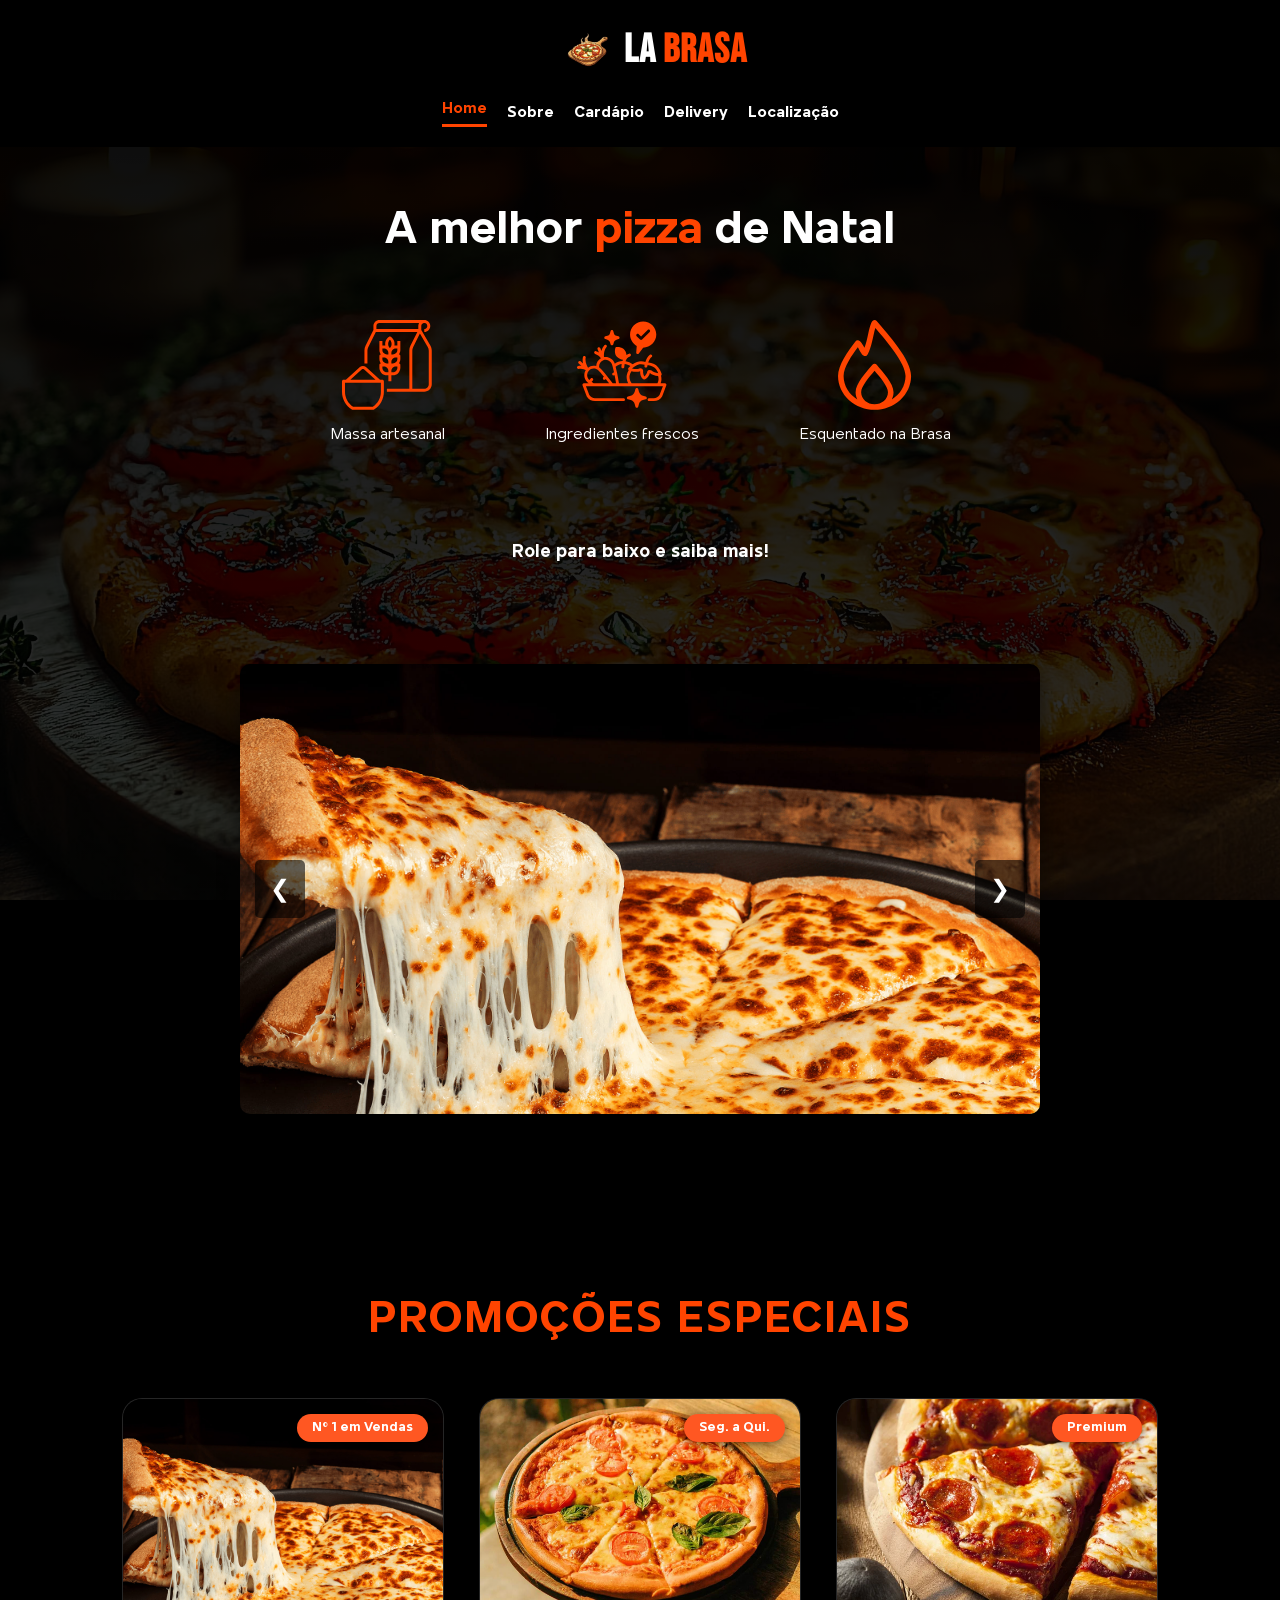
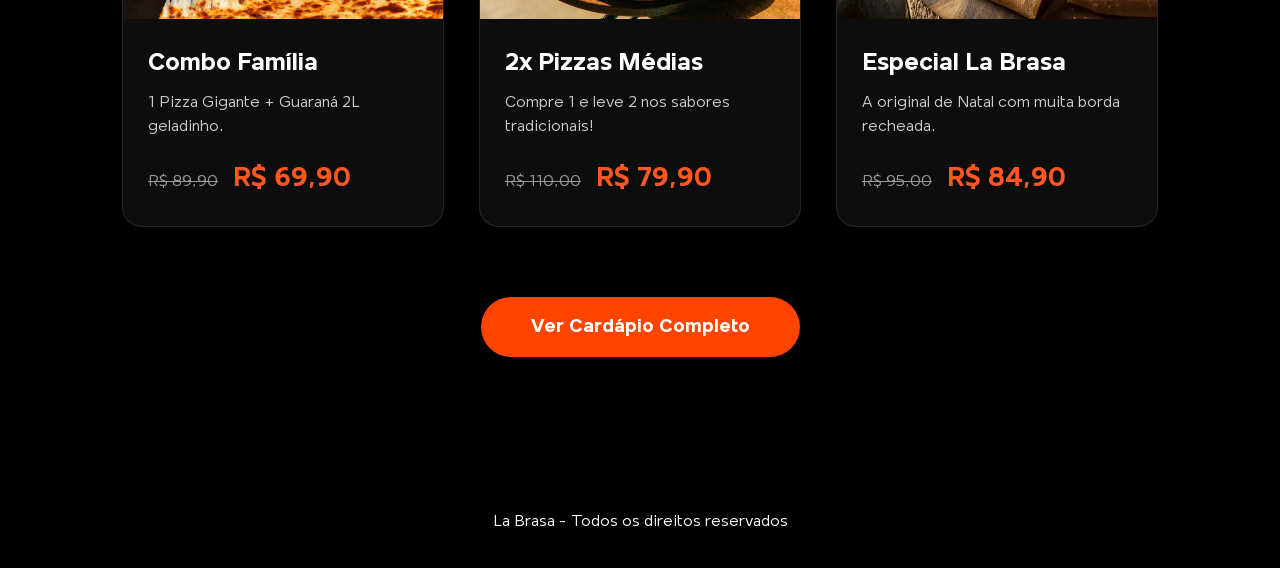
<file: home.html>
<!DOCTYPE html>
<html lang="pt-br">

<head>
    <meta charset="UTF-8">
    <meta name="viewport" content="width=device-width, initial-scale=1.0">
    <title>La Brasa - Home</title>
    <!-- Pre-load da imagem de fundo para evitar piscar tela preta inicial -->
    <link rel="preload" as="image" href="imagens/pizza1.jpg">
    <link rel="stylesheet" href="css/style.css">
</head>

<body>
    <!-- O cabeçalho será carregado automaticamente pelo script.js aqui dentro -->
    <div id="header-placeholder"></div>

    <div class="inicio">
        <h1> A melhor <span class="destaque2">pizza</span> de Natal </h1>
    </div>
    <div class="qualidades">
        <ul>
            <li>
                <svg width="90" height="90" viewBox="0 0 94 94" fill="none" xmlns="http://www.w3.org/2000/svg">
                    <path
                        d="M93.75 32.2219C93.749 30.2854 93.2347 28.3839 92.2594 26.7109L82.8125 10.5156V6.25C82.8125 5.63193 82.9958 5.02775 83.3392 4.51384C83.6826 3.99994 84.1706 3.5994 84.7416 3.36288C85.3127 3.12635 85.941 3.06447 86.5472 3.18505C87.1534 3.30562 87.7102 3.60325 88.1472 4.04029C88.5843 4.47733 88.8819 5.03415 89.0025 5.64034C89.1231 6.24653 89.0612 6.87487 88.8247 7.44589C88.5881 8.01691 88.1876 8.50496 87.6737 8.84834C87.1598 9.19172 86.5556 9.375 85.9375 9.375V12.5C87.5951 12.5 89.1848 11.8415 90.3569 10.6694C91.5291 9.49732 92.1875 7.9076 92.1875 6.25C92.1875 4.5924 91.5291 3.00269 90.3569 1.83058C89.1848 0.65848 87.5951 0 85.9375 0H39.0625C37.4049 0 35.8152 0.65848 34.6431 1.83058C33.471 3.00269 32.8125 4.5924 32.8125 6.25V10.5688L24.5922 27.0094C23.8343 28.5289 23.439 30.2035 23.4375 31.9016V45.3125H26.5625V31.9016C26.5644 30.6884 26.8468 29.4922 27.3875 28.4062L35.3407 12.5H78.7219L71.4672 27.0094C70.7092 28.5289 70.314 30.2035 70.3125 31.9016V71.875H46.875V75H85.9375C88.0088 74.9975 89.9945 74.1736 91.4591 72.709C92.9237 71.2444 93.7475 69.2587 93.75 67.1875V32.2219ZM35.9375 9.375V6.25C35.9375 5.4212 36.2668 4.62634 36.8528 4.04029C37.4389 3.45424 38.2337 3.125 39.0625 3.125H80.5266C80.4033 3.33894 80.2933 3.56018 80.1969 3.7875L80.1766 3.82812C80.0392 4.16388 79.9315 4.51104 79.8547 4.86562C79.8344 4.95156 79.8172 5.03906 79.8016 5.12813C79.7295 5.49782 79.6913 5.87335 79.6875 6.25V9.375H35.9375ZM90.625 67.1875C90.625 68.4307 90.1312 69.623 89.2521 70.5021C88.373 71.3811 87.1807 71.875 85.9375 71.875H73.4375V31.9016C73.4394 30.6884 73.7218 29.4922 74.2625 28.4062L81.3563 14.2203L89.561 28.2828C90.2578 29.4786 90.625 30.8378 90.625 32.2219V67.1875Z"
                        fill="#FF4400" />
                    <path
                        d="M10.2532 93.5094C10.5018 93.6668 10.7901 93.7502 11.0844 93.75H32.6657C32.96 93.7502 33.2483 93.6668 33.4969 93.5094C36.6392 91.551 39.2299 88.8233 41.024 85.5845C42.8182 82.3456 43.7564 78.7026 43.75 75V64.0625C43.75 63.6481 43.5854 63.2507 43.2924 62.9576C42.9994 62.6646 42.6019 62.5 42.1875 62.5H39.6672L25.0282 49.1922C24.167 48.4045 23.0421 47.9677 21.875 47.9677C20.7079 47.9677 19.5831 48.4045 18.7219 49.1922L4.08284 62.5H1.56253C1.14813 62.5 0.750704 62.6646 0.457678 62.9576C0.164653 63.2507 3.25294e-05 63.6481 3.25294e-05 64.0625V75C-0.00636804 78.7026 0.931876 82.3456 2.72602 85.5845C4.52016 88.8233 7.11089 91.551 10.2532 93.5094ZM20.825 51.5047C21.1114 51.2415 21.4861 51.0954 21.875 51.0954C22.264 51.0954 22.6387 51.2415 22.925 51.5047L35.0219 62.5H8.72816L20.825 51.5047ZM3.12503 65.625H40.625V75C40.6302 78.099 39.863 81.1504 38.3928 83.8784C36.9227 86.6065 34.7959 88.9252 32.2047 90.625H11.5453C8.95415 88.9252 6.82738 86.6065 5.35723 83.8784C3.88708 81.1504 3.1199 78.099 3.12503 75V65.625Z"
                        fill="#FF4400" />
                    <path
                        d="M39.0625 46.875V50C39.065 52.0713 39.8889 54.057 41.3535 55.5215C42.8181 56.9861 44.8038 57.81 46.875 57.8125H48.4375V64.0625H51.5625V57.8125H53.125C55.1963 57.81 57.182 56.9861 58.6466 55.5215C60.1112 54.057 60.935 52.0713 60.9375 50V46.875C60.9375 46.4606 60.7729 46.0632 60.4799 45.7702C60.1869 45.4771 59.7894 45.3125 59.375 45.3125H59.3344C60.3685 43.9682 60.9318 42.3211 60.9375 40.625V37.5C60.9375 37.0856 60.7729 36.6882 60.4799 36.3952C60.1869 36.1021 59.7894 35.9375 59.375 35.9375H59.3344C60.3685 34.5932 60.9318 32.9461 60.9375 31.25V21.875H57.8125V26.5625H56.25C55.7388 26.5642 55.229 26.6166 54.7282 26.7188C55.0853 24.9651 54.9083 23.1446 54.22 21.4926C53.5317 19.8406 52.3638 18.4329 50.8672 17.4516C50.6105 17.2803 50.3087 17.1888 50 17.1888C49.6914 17.1888 49.3896 17.2803 49.1328 17.4516C47.6362 18.4329 46.4683 19.8406 45.7801 21.4926C45.0918 23.1446 44.9148 24.9651 45.2719 26.7188C44.771 26.6166 44.2612 26.5642 43.75 26.5625H42.1875V21.875H39.0625V31.25C39.0683 32.9461 39.6316 34.5932 40.6657 35.9375H40.625C40.2106 35.9375 39.8132 36.1021 39.5202 36.3952C39.2271 36.6882 39.0625 37.0856 39.0625 37.5V40.625C39.0683 42.3211 39.6316 43.9682 40.6657 45.3125H40.625C40.2106 45.3125 39.8132 45.4771 39.5202 45.7702C39.2271 46.0632 39.0625 46.4606 39.0625 46.875ZM42.1875 50V48.4375H43.75C44.9932 48.4375 46.1855 48.9314 47.0646 49.8105C47.9437 50.6895 48.4375 51.8818 48.4375 53.125V54.6875H46.875C45.6318 54.6875 44.4395 54.1936 43.5605 53.3146C42.6814 52.4355 42.1875 51.2432 42.1875 50ZM50 39.0625H50.0407C50.0266 39.0797 50.0125 39.0938 50 39.111C49.9875 39.0938 49.9735 39.0797 49.9594 39.0625H50ZM50 48.4375H50.0407C50.0266 48.4547 50.0125 48.4688 50 48.4859C49.9875 48.4688 49.9735 48.4547 49.9594 48.4375H50ZM51.5625 45.3125V43.75C51.5625 42.5068 52.0564 41.3145 52.9355 40.4354C53.8145 39.5564 55.0068 39.0625 56.25 39.0625H57.8125V40.625C57.8125 41.8682 57.3187 43.0605 56.4396 43.9396C55.5605 44.8187 54.3682 45.3125 53.125 45.3125H51.5625ZM42.1875 39.0625H43.75C44.9932 39.0625 46.1855 39.5564 47.0646 40.4354C47.9437 41.3145 48.4375 42.5068 48.4375 43.75V45.3125H46.875C45.6318 45.3125 44.4395 44.8187 43.5605 43.9396C42.6814 43.0605 42.1875 41.8682 42.1875 40.625V39.0625ZM57.8125 50C57.8125 51.2432 57.3187 52.4355 56.4396 53.3146C55.5605 54.1936 54.3682 54.6875 53.125 54.6875H51.5625V53.125C51.5625 51.8818 52.0564 50.6895 52.9355 49.8105C53.8145 48.9314 55.0068 48.4375 56.25 48.4375H57.8125V50ZM57.8125 29.6875V31.25C57.8125 32.4932 57.3187 33.6855 56.4396 34.5646C55.5605 35.4437 54.3682 35.9375 53.125 35.9375H51.5625V34.375C51.5625 33.1318 52.0564 31.9395 52.9355 31.0604C53.8145 30.1814 55.0068 29.6875 56.25 29.6875H57.8125ZM50 20.7469C50.5647 21.302 51.0131 21.9639 51.3193 22.6941C51.6254 23.4244 51.7831 24.2082 51.7831 25C51.7831 25.7918 51.6254 26.5757 51.3193 27.3059C51.0131 28.0361 50.5647 28.6981 50 29.2531C49.4354 28.6981 48.9869 28.0361 48.6808 27.3059C48.3747 26.5757 48.217 25.7918 48.217 25C48.217 24.2082 48.3747 23.4244 48.6808 22.6941C48.9869 21.9639 49.4354 21.302 50 20.7469ZM48.4375 34.375V35.9375H46.875C45.6318 35.9375 44.4395 35.4437 43.5605 34.5646C42.6814 33.6855 42.1875 32.4932 42.1875 31.25V29.6875H43.75C44.9932 29.6875 46.1855 30.1814 47.0646 31.0604C47.9437 31.9395 48.4375 33.1318 48.4375 34.375Z"
                        fill="#FF4400" />
                </svg>
                <p>Massa artesanal</p>
            </li>
            <li>
                <svg width="90" height="90" viewBox="0 0 93 90" fill="none" xmlns="http://www.w3.org/2000/svg">
                    <path
                        d="M71.0105 77.5459L68.1189 76.7575C66.1354 76.223 64.57 74.6765 64.0342 72.6827L63.2591 69.7981C63.0805 69.1575 62.4991 68.6989 61.8114 68.6989C61.1388 68.6989 60.5612 69.1613 60.3788 69.7981L59.6037 72.6827C59.0679 74.6765 57.5024 76.223 55.5038 76.7575L52.6275 77.5459C51.9701 77.7089 51.5256 78.304 51.5256 78.975C51.5256 79.6459 51.9739 80.2372 52.6275 80.4192L55.5038 81.1925C57.5025 81.7269 59.068 83.2886 59.6037 85.2672L60.3788 88.1518C60.5574 88.8076 61.1388 89.2511 61.8114 89.2511C62.4953 89.2511 63.0767 88.8038 63.2591 88.1518L64.0342 85.2672C64.57 83.2885 66.1355 81.7269 68.1189 81.1925L71.0105 80.4192C71.6679 80.241 72.1124 79.6459 72.1124 78.975C72.1124 78.3041 71.6641 77.7089 71.0105 77.5459Z"
                        fill="#FF4400" />
                    <path
                        d="M29.3049 18.2466L31.4062 18.8114C32.7018 19.1677 33.7316 20.1949 34.0887 21.4875L34.6549 23.5837C34.8335 24.2394 35.4148 24.6829 36.0874 24.6829C36.7714 24.6829 37.3528 24.2356 37.5351 23.5837L38.1013 21.4875C38.4433 20.1949 39.473 19.1677 40.7839 18.8114L42.8852 18.2466C43.5425 18.0836 43.9871 17.4885 43.9871 16.8175C43.9871 16.1353 43.5387 15.5553 42.8852 15.3733L40.7839 14.8086C39.4729 14.4674 38.4433 13.4401 38.1013 12.1325L37.5351 10.0363C37.3566 9.38052 36.7752 8.93704 36.0874 8.93704C35.4149 8.93704 34.8373 9.39948 34.6549 10.0363L34.0887 12.1325C33.7316 13.4402 32.7018 14.4674 31.4062 14.8086L29.3049 15.3733C28.6475 15.5515 28.203 16.1314 28.203 16.8175C28.1992 17.4885 28.6475 18.0836 29.3049 18.2466Z"
                        fill="#FF4400" />
                    <path
                        d="M92.1596 64.5478C91.8746 64.146 91.4149 63.9072 90.9209 63.9072H86.4031C86.6995 63.1491 86.9237 62.3606 87.0604 61.5571C87.3872 59.7149 87.2998 57.8538 86.8211 56.0267C86.9541 55.9244 87.0908 55.7879 87.1934 55.6553C87.5202 55.1777 87.6114 54.5712 87.4176 54.0329C86.8363 52.3234 85.1226 48.0552 81.8131 45.3489C79.0849 43.12 75.6879 42.5249 73.6133 42.3733C74.3124 40.353 75.4333 38.0597 77.1166 36.7672C77.7588 36.2631 77.8766 35.3268 77.3864 34.6862C76.8811 34.0305 75.9387 33.913 75.2851 34.4171C72.9445 36.2176 71.5006 39.2803 70.6495 41.8238C68.6508 41.2741 65.2995 40.6942 62.0355 41.8238C60.4092 42.3734 58.8741 43.2642 57.548 44.2042C55.3708 42.4795 52.8212 41.3954 50.112 41.0088C50.948 38.8974 52.331 36.862 54.6869 36.1304C55.4772 35.8916 55.9255 35.0615 55.6861 34.273C55.4316 33.4998 54.5994 33.0525 53.8242 33.2913C52.825 33.6021 51.9472 34.0494 51.1873 34.6142C50.8149 32.0139 49.8308 29.9594 48.2197 28.5494C45.0887 25.7823 40.9015 26.4987 40.7229 26.5253C40.1263 26.6276 39.6628 27.0749 39.5297 27.67C38.7546 31.1649 39.2447 34.0192 41.004 36.1305C42.8089 38.3176 45.5485 39.1629 47.5015 39.4775C47.3077 39.9399 47.1291 40.4138 46.9809 40.8762C44.1046 41.0392 41.3612 41.9906 39.0205 43.6281C38.9445 43.4044 38.8723 43.1808 38.8116 43.0178C37.1283 38.5412 32.4926 36.0281 27.9141 36.8317C27.6747 34.5119 27.6747 29.9784 30.5093 26.5137C31.0299 25.8731 30.9425 24.9369 30.3003 24.4175C29.6734 23.8982 28.7348 24.0006 28.2143 24.626C26.6488 26.5288 25.7863 28.6401 25.3075 30.634L24.027 27.4954C23.7155 26.7373 22.8492 26.3658 22.0892 26.6767C21.3292 26.9875 20.9568 27.8669 21.2684 28.625L22.6857 32.0743C21.7928 31.555 20.7783 31.0926 19.6156 30.7212C18.8252 30.4672 17.9893 30.9145 17.7537 31.7029C17.4991 32.4913 17.9475 33.3252 18.7378 33.5603C22.1347 34.614 23.894 36.6988 24.6995 38.0065C21.7927 39.716 19.9613 42.7636 19.8397 46.0651C18.886 45.8112 17.8866 45.7088 16.8721 45.7695C14.8734 45.8604 12.9964 46.5579 11.4308 47.7329C10.1503 45.7846 8.07572 41.7552 9.018 37.3694C9.19658 36.5809 8.69122 35.7774 7.88565 35.6144C7.08011 35.4362 6.28979 35.9403 6.1112 36.744C5.59063 39.1396 5.78442 41.4139 6.27459 43.4039L3.69462 41.2017C3.06767 40.6672 2.12911 40.724 1.59334 41.3495C1.05758 41.9749 1.12977 42.9112 1.75673 43.4457L4.58756 45.8829C3.55783 45.8223 2.44075 45.8678 1.23243 46.0763C0.42689 46.2089 -0.124043 46.9822 0.0241034 47.7858C0.157095 48.6045 0.932232 49.139 1.73776 49.0063C5.25631 48.396 7.77548 49.4536 9.10159 50.2534C6.56715 54.2069 7.16373 59.5326 10.7393 62.7586C11.0661 63.0542 11.5448 63.4409 12.1414 63.9033L7.09534 63.9109C6.60518 63.9109 6.14161 64.1497 5.87185 64.5515C5.58687 64.9533 5.52988 65.4726 5.69326 65.9351L9.98698 77.2952C10.0174 77.371 10.063 77.4582 10.1048 77.534C11.8792 80.4793 15.1128 82.3063 18.5553 82.3063H48.0825C48.9184 82.3063 49.5719 81.6353 49.5719 80.8204C49.5719 79.9865 48.9146 79.3346 48.0825 79.3346L18.5553 79.3308C16.1995 79.3308 13.9805 78.0951 12.7266 76.1051L9.23846 66.8866H88.7745L85.3015 76.1051C84.0476 78.0989 81.8286 79.3308 79.4576 79.3308H74.4951C73.6744 79.3308 73.0057 79.9866 73.0057 80.8166C73.0057 81.6354 73.6782 82.3025 74.4951 82.3025H79.4576C82.9002 82.3025 86.1489 80.4755 87.9233 77.5302C87.9689 77.4544 87.9993 77.3672 88.0411 77.2914L92.3196 65.9313C92.4868 65.4726 92.4294 64.9496 92.1596 64.5478ZM63.004 44.6397C65.5537 43.7641 68.297 44.2682 69.8891 44.7155C69.7713 45.3713 69.6953 45.8602 69.6801 46.0991C69.6345 46.9178 70.2463 47.6001 71.067 47.6608H71.1696C71.9448 47.6608 72.5869 47.0657 72.6591 46.2924C72.6743 46.1142 72.7199 45.7731 72.8073 45.3106C74.3271 45.3713 77.5455 45.7124 79.9165 47.6608C81.9 49.2679 83.226 51.7053 83.9709 53.3996C81.2275 53.1608 78.636 52.2094 77.0705 50.8107C76.341 50.1549 75.3417 49.9465 74.4031 50.2459C73.4494 50.5567 72.7351 51.3603 72.5109 52.3421C72.1385 54.0516 71.1696 55.5375 69.5281 56.8907C68.4718 55.0599 68.069 53.3238 68.3198 51.5992C68.4528 50.6023 68.05 49.5902 67.2749 48.9837C66.7847 48.5971 66.1881 48.3886 65.5916 48.3886C65.2496 48.3886 64.9076 48.4644 64.5618 48.582C62.6696 49.3401 59.6298 49.2946 56.8408 48.5668C58.2923 47.2552 60.576 45.4736 63.004 44.6397ZM17.1837 63.9103C16.4238 63.3758 15.7246 62.8679 15.0977 62.4244L16.3782 60.9954C16.9292 60.3851 16.8836 59.4488 16.2756 58.8992C15.6639 58.3496 14.7101 58.4102 14.1743 59.0167L12.7571 60.5633C11.2828 59.2252 10.5228 57.3831 10.5228 55.537C10.5228 53.9033 11.1042 52.2658 12.2973 50.9581C13.5208 49.6049 15.2041 48.8164 17.0241 48.7292C18.8442 48.6686 20.5883 49.2788 21.9296 50.4994C22.8681 51.3636 25.1783 53.9032 27.804 57.0873L27.1466 57.7582C26.5653 58.3382 26.5653 59.2744 27.1466 59.8544C27.4316 60.1501 27.8192 60.2865 28.1916 60.2865C28.5791 60.2865 28.9667 60.1539 29.2516 59.8544L29.7 59.4071C30.9083 60.893 32.0862 62.4244 33.1881 63.914L17.1837 63.9103ZM36.862 63.9103C35.0724 61.4123 33.0471 58.7665 30.9611 56.2383C27.8909 52.4326 25.1019 49.37 23.9391 48.2972C23.6276 48.0129 23.2818 47.7476 22.9398 47.5088C22.4193 44.3702 24.1785 41.2507 27.2183 40.0908C28.9319 39.4502 30.7938 39.5108 32.4505 40.2538C34.1185 41.0119 35.3876 42.3651 36.0147 44.0595C36.463 45.2649 37.3711 48.5816 38.2489 52.5957L37.3408 52.88C36.5504 53.134 36.1325 53.9793 36.3871 54.7525C36.5808 55.3931 37.1774 55.7798 37.8043 55.7798C37.9525 55.7798 38.1007 55.7646 38.2679 55.7191L38.8644 55.5107C39.4762 58.4862 39.9815 61.3556 40.3387 63.9104L36.862 63.9103ZM52.8702 49.4721C52.9462 49.8436 53.1552 50.1544 53.4211 50.3932C52.4674 51.8488 51.8101 53.4863 51.4833 55.2262C50.9627 58.1562 51.4833 61.1583 52.9424 63.9102H43.2683C43.2835 63.7927 43.3139 63.6714 43.2987 63.5539C42.8655 60.4457 42.2271 56.8939 41.4368 53.2777C40.9162 50.7797 40.3767 48.5206 39.9017 46.6897C41.7066 45.1887 43.8953 44.2373 46.2207 43.9226C45.9243 45.5866 45.8939 46.792 45.8939 46.9399C45.8787 47.7586 46.536 48.441 47.353 48.4561H47.3834C48.1889 48.4561 48.8577 47.8003 48.8728 47.0005C48.8728 46.955 48.9184 45.617 49.2604 43.8771C51.3769 44.1159 53.3907 44.8892 55.1195 46.106C54.3596 46.7882 53.7326 47.4137 53.3299 47.8306C52.9119 48.2665 52.7334 48.8922 52.8702 49.4721ZM84.1268 61.0564C83.9482 62.0533 83.6062 63.0047 83.1123 63.9107H56.4459C54.6563 61.3824 53.9268 58.513 54.4169 55.7459C54.7019 54.1842 55.3554 52.7437 56.294 51.4929C59.5123 52.2965 62.8979 52.3117 65.3259 51.4778C65.0714 53.7975 65.6375 56.1628 67.0244 58.5092C67.4576 59.2218 68.172 59.7297 68.9926 59.8776C69.1712 59.9079 69.3346 59.9231 69.498 59.9231C70.1553 59.9231 70.7937 59.6994 71.3181 59.2673C73.4802 57.5123 74.8518 55.4465 75.2963 53.2025C77.3672 54.9575 80.4829 56.0871 83.8077 56.3562C84.2751 57.9179 84.3928 59.4947 84.1268 61.0564Z"
                        fill="#FF4400" />
                    <path
                        d="M61.7093 25.2934L61.2192 32.0291C61.1736 32.6849 61.5611 33.3065 62.1881 33.5302C62.3515 33.5909 62.5301 33.6212 62.7086 33.6212C63.1722 33.6212 63.6168 33.4127 63.9018 33.0261L68.3285 27.0636H68.3893C75.8557 27.0636 81.9394 20.9988 81.9394 13.5318C81.9394 6.06831 75.8598 0 68.3893 0C60.9076 0 54.8246 6.06481 54.8246 13.5318C54.8208 18.395 57.4917 22.9016 61.7093 25.2934ZM61.6485 13.1337C62.2299 12.5538 63.1684 12.5538 63.7498 13.1337L66.2082 15.5861L73.0059 8.80488C73.5873 8.22493 74.541 8.22493 75.1224 8.80488C75.7037 9.38483 75.7037 10.3362 75.1224 10.9162L67.2684 18.736C66.972 19.0317 66.5958 19.1833 66.2083 19.1833C65.8359 19.1833 65.4483 19.0355 65.1634 18.736L61.6448 15.2412C61.0673 14.665 61.0672 13.7137 61.6485 13.1337Z"
                        fill="#FF4400" />
                </svg>
                <p>Ingredientes frescos</p>
            </li>
            <li>
                <svg width="90" height="90" viewBox="0 0 69 84" fill="none" xmlns="http://www.w3.org/2000/svg">
                    <path fill-rule="evenodd" clip-rule="evenodd"
                        d="M34.0919 78.6142C40.7048 78.6142 46.6073 73.8421 46.6073 67.3442C46.6073 62.0469 38.8694 53.0312 34.0919 47.4643C29.3142 53.0311 21.5765 62.0471 21.5765 67.3442C21.5765 73.8283 27.4125 78.5721 34.0919 78.6142ZM50.2037 74.1572C51.2232 72.081 51.7928 69.7738 51.7928 67.3439C51.7928 59.2002 41.6183 48.5916 36.1058 41.8765C35.0827 40.6301 33.1597 40.5776 32.1085 41.8415C26.589 48.4552 16.3936 59.3229 16.3936 67.3474C16.3936 69.7807 16.9631 72.0845 17.9826 74.1607C10.3467 69.4902 5.18553 61.5005 5.18553 52.3207C5.18553 44.1245 13.1625 32.5394 18.4884 25.4775C19.9052 27.9388 21.8494 32.1857 23.674 33.166C25.3404 34.0658 26.7185 33.7787 27.7134 31.9476C31.3872 25.1868 32.6705 14.7566 34.7834 7.3801C45.1577 19.5043 62.993 39.748 62.993 52.3177C62.9965 61.5012 57.8397 69.483 50.2037 74.1572ZM58.1139 74.6333C44.8209 86.8248 23.3622 86.8248 10.0656 74.6333C3.84642 68.9299 0 61.0419 0 52.3174C0 41.992 9.3969 28.7367 16.038 20.1869C17.381 18.4573 18.8927 18.4748 20.5205 19.7248C21.9584 20.8312 23.4419 23.7056 24.6935 26.0023C26.054 22.2596 27.0877 17.6346 28.0228 13.4434C29.1758 8.26527 30.5048 2.19761 32.4419 0.594141C33.5389 -0.312642 35.1665 -0.165614 36.0771 0.926747C47.3127 14.3918 68.1819 36.7087 68.1819 52.3168C68.1819 61.0417 64.3324 68.9296 58.1127 74.6328L58.1139 74.6333Z"
                        fill="#FF4400" />
                </svg>

                <p>Esquentado na Brasa</p>
            </li>
        </ul>
    </div>

    <div class="mais">
        <h3>Role para baixo e saiba mais!</h3>
    </div>

    <!-- Carrossel de Imagens -->
    <div class="carrossel-container">
        <button class="carrossel-btn prev">&#10094;</button>
        <div class="carrossel-slide">
            <img src="imagens/pizza2.jpg" alt="Foto Pizzaria 1">
            <img src="imagens/pizza3.jpg" alt="Foto Pizzaria 2">
            <img src="imagens/pizza4.jpg" alt="Foto Pizzaria 3">
            <img src="imagens/pizza5.jpg" alt="Foto Pizzaria 4">
        </div>
        <button class="carrossel-btn next">&#10095;</button>
    </div>

    <!-- Promoções -->
    <section class="promocoes">
        <h2 class="promocoes-titulo">Promoções Especiais</h2>
        <div class="cards-container">
            <div class="card">
                <div class="card-img-wrapper">
                    <img src="imagens/pizza2.jpg" alt="Promoção 1">
                    <span class="badge">Nº 1 em Vendas</span>
                </div>
                <div class="card-content">
                    <h3>Combo Família</h3>
                    <p>1 Pizza Gigante + Guaraná 2L geladinho.</p>
                    <div class="card-price">
                        <span class="old-price">R$ 89,90</span>
                        <span class="new-price">R$ 69,90</span>
                    </div>
                </div>
            </div>

            <div class="card">
                <div class="card-img-wrapper">
                    <img src="imagens/pizza3.jpg" alt="Promoção 2">
                    <span class="badge">Seg. a Qui.</span>
                </div>
                <div class="card-content">
                    <h3>2x Pizzas Médias</h3>
                    <p>Compre 1 e leve 2 nos sabores tradicionais!</p>
                    <div class="card-price">
                        <span class="old-price">R$ 110,00</span>
                        <span class="new-price">R$ 79,90</span>
                    </div>
                </div>
            </div>

            <div class="card">
                <div class="card-img-wrapper">
                    <img src="imagens/pizza4.jpg" alt="Promoção 3">
                    <span class="badge">Premium</span>
                </div>
                <div class="card-content">
                    <h3>Especial La Brasa</h3>
                    <p>A original de Natal com muita borda recheada.</p>
                    <div class="card-price">
                        <span class="old-price">R$ 95,00</span>
                        <span class="new-price">R$ 84,90</span>
                    </div>
                </div>
            </div>
        </div>

        <div class="btn-container">
            <a href="cardapio.html" class="btn-cardapio">Ver Cardápio Completo</a>
        </div>
    </section>

    <footer>
        <p>La Brasa - Todos os direitos reservados</p>
    </footer>

    <script src="script.js"></script>
</body>

</html>
</file>
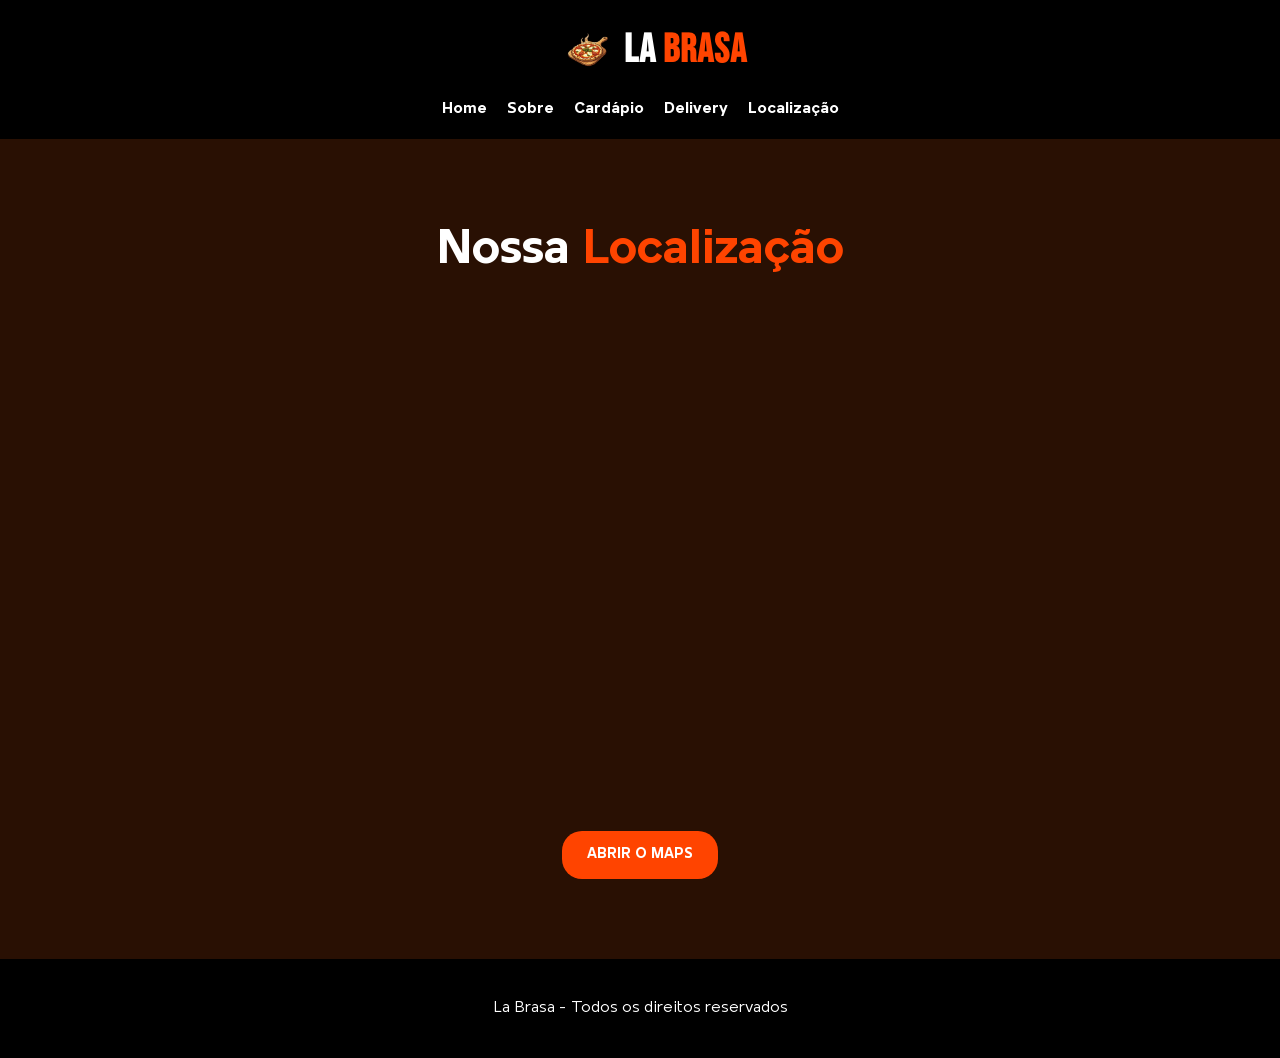
<file: localizacao.html>
<!DOCTYPE html>
<html lang="pt-br">

<head>
    <meta charset="UTF-8">
    <meta name="viewport" content="width=device-width, initial-scale=1.0">
    <title>La Brasa - Localização</title>
    <link rel="stylesheet" href="css/localizacao.css">
    
</head>

<body>
    <header>
        <div class="logo">
            <img src="./imagens/Gemini_Generated_Image_ynnosaynnosaynno-removebg-preview.png" alt="La Brasa Logo">
            <h2>La <span class="destaque">Brasa</span></h2>
        </div>
        <nav>
            <ul>
                <li><a href="home.html">Home</a></li>
                <li><a href="sobre.html">Sobre</a></li>
                <li><a href="cardapio.html">Cardápio</a></li>
                <li><a href="delivery.html">Delivery</a></li>
                <li><a href="localizacao.html">Localização</a></li>
            </ul>
        </nav>
    </header>
    <main>
        <div class="localizacao">
            <h1>Nossa <span class="destaque-localizacao">Localização</span></h1>
        </div>
        <div class="mapa">
            <iframe class="container-mapa" src="https://www.google.com/maps/embed?pb=!1m18!1m12!1m3!1d3969.2925393044015!2d-35.20852302501301!3d-5.814297894168712!2m3!1f0!2f0!3f0!3m2!1i1024!2i768!4f13.1!3m3!1m2!1s0x7b2fff078a448af%3A0x2940929cd12bc0b6!2sUniversidade%20Potiguar!5e0!3m2!1spt-BR!2sbr!4v1776138963886!5m2!1spt-BR!2sbr" width="600" height="450" style="border:0;" allowfullscreen="" loading="lazy" referrerpolicy="no-referrer-when-downgrade"></iframe>
            </iframe>

        </div>
        <div class="container-botao">
        <a class="botao-mapa" href="https://maps.app.goo.gl/pGSRp2XkXn8vkidt7" target="_blank">
  ABRIR O MAPS
</a>
</div>
    </main>
    <footer>
        <p>La Brasa - Todos os direitos reservados</p>   
    </footer>
</html>
</file>
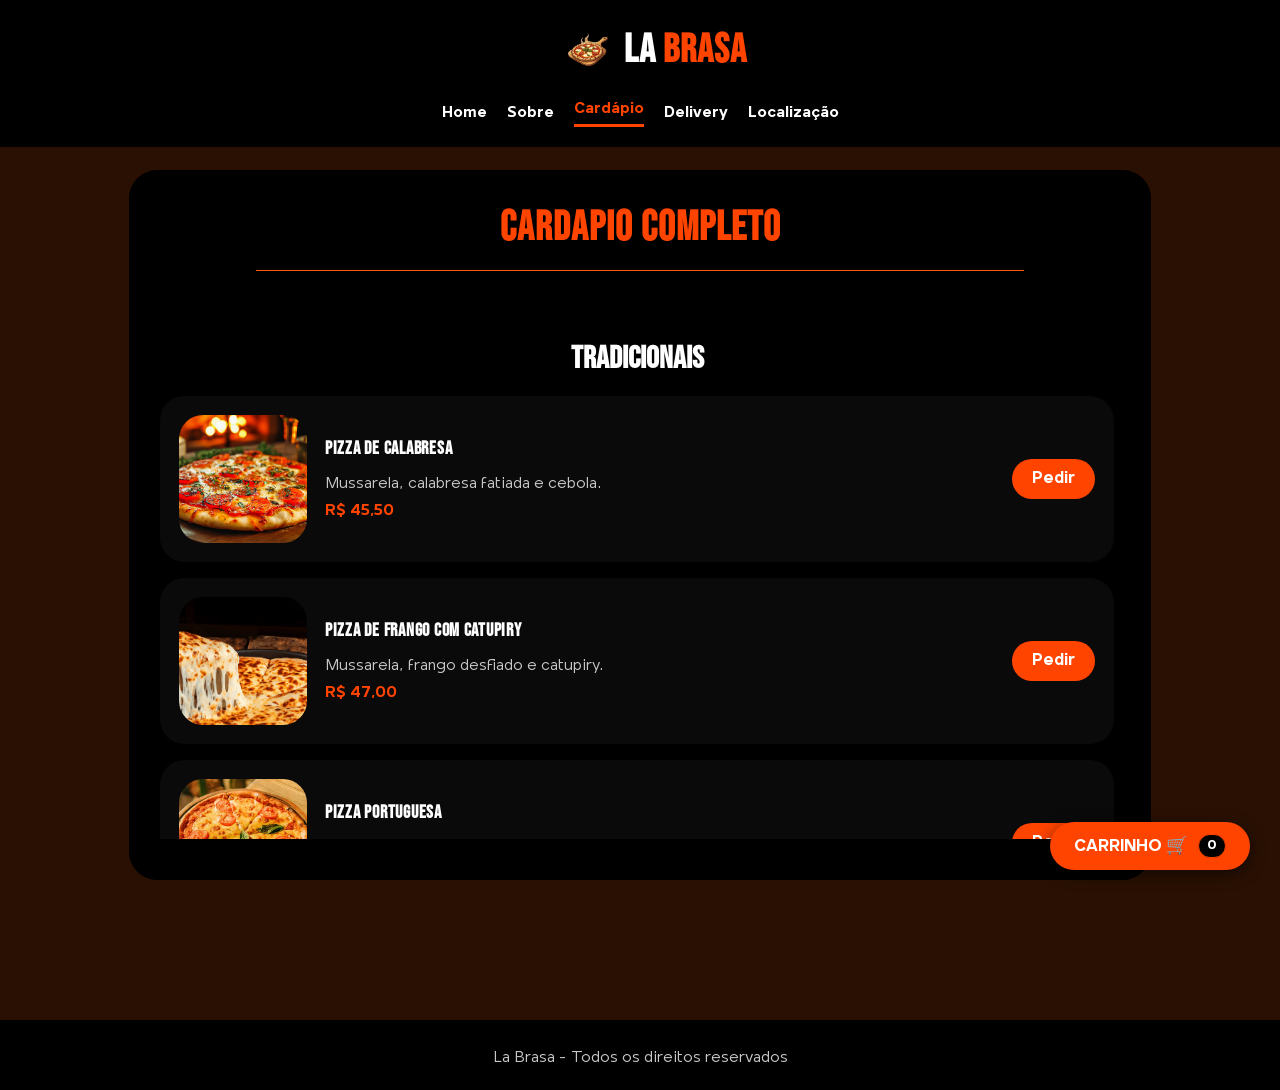
<file: frontend/cardapio.html>
<!DOCTYPE html>
<html lang="pt-br">

<head>
    <meta charset="UTF-8">
    <meta name="viewport" content="width=device-width, initial-scale=1.0">
    <title>La Brasa - Cardapio</title>
    <link rel="stylesheet" href="css/cardapio.css">

</head>

<body>
    <div id="header-placeholder"></div>

    <button class="cart-open-btn" id="floating-cart-btn">
        CARRINHO 🛒 <span id="cart-count">0</span>
    </button>

    <aside id="cart-sidebar" class="cart-sidebar">
        <div class="cart-header">
            <h2>Seu Pedido</h2>
            <button id="close-cart" class="close-btn">&times;</button>
        </div>

        <ul class="cart-items"></ul>

        <div class="cart-footer">
            <div class="cart-total">
                <span>Total:</span>
                <span id="cart-total-value">R$ 0,00</span>
            </div>
            <button class="checkout-btn">Finalizar Pedido</button>
        </div>
    </aside>
    <main class="hero-main">
        <div class="card">
            <h1 class="title-cardapio">CARDAPIO COMPLETO</h1>
            <hr>
            <div class="card-content">
                <section>
                    <h2 class="sub-cardapio">TRADICIONAIS</h2>
                    <div class="item-cardapio">
                        <img src="imagens/pizza1.jpg" alt="Pizza de calabresa">
                        <div class="info-produto">
                            <h3>
                                Pizza de Calabresa
                            </h3>
                            <p>Mussarela, calabresa fatiada e cebola.</p>
                            <span class="preco-produto">R$ 45,50</span>
                        </div>
                        <button class="bt-pedir" data-nome="Pizza de Calabresa" data-preco="45.50">
                            Pedir
                        </button>
                    </div>
                    <div class="item-cardapio">
                        <img src="imagens/pizza2.jpg" alt="Pizza de Frango">
                        <div class="info-produto">
                            <h3>
                                Pizza de Frango com Catupiry
                            </h3>
                            <p>Mussarela, frango desfiado e catupiry.</p>
                            <span class="preco-produto">R$ 47,00</span>
                        </div>
                        <button class="bt-pedir" data-nome="Pizza de Frango com Catupiry" data-preco="47.00">
                            Pedir
                        </button>
                    </div>
                    <div class="item-cardapio">
                        <img src="imagens/pizza3.jpg" alt="Pizza Portuguesa">
                        <div class="info-produto">
                            <h3>
                                Pizza Portuguesa
                            </h3>
                            <p>Mussarela, ovos cozidos, cebola, orégano e azeitonas.</p>
                            <span class="preco-produto">R$ 48,00</span>
                        </div>
                        <button class="bt-pedir" data-nome="Pizza Portuguesa" data-preco="48.00">
                            Pedir
                        </button>
                    </div>
                </section>
                <section>
                    <h2 class="sub-cardapio">DOCES</h2>
                    <div class="item-cardapio">
                        <img src="imagens/pizza-chocolate.png" alt="Pizza de chocolate">
                        <div class="info-produto">
                            <h3>
                                Pizza de Chocolate
                            </h3>
                            <p>Mussarela e chocolate derretido.</p>
                            <span class="preco-produto">R$ 42,00</span>
                        </div>
                        <button class="bt-pedir" data-nome="Pizza de Chocolate" data-preco="42.00">
                            Pedir
                        </button>
                    </div>
                    <div class="item-cardapio">
                        <img src="imagens/pizza-banana.png" alt="Pizza de banana">
                        <div class="info-produto">
                            <h3>
                                Pizza de Banana
                            </h3>
                            <p>Mussarela, banana caramelizada e canela.</p>
                            <span class="preco-produto">R$ 43,00</span>
                        </div>
                        <button class="bt-pedir" data-nome="Pizza de Banana" data-preco="43.00">
                            Pedir
                        </button>
                    </div>
                </section>
                <section>
                    <h2 class="sub-cardapio">BEBIDAS</h2>
                    <div class="item-cardapio">
                        <img src="imagens/cocacola.png" alt="Refrigerante - Cola">
                        <div class="info-produto">
                            <h3>
                                Refrigerante - Cola
                            </h3>
                            <p>350ml</p>
                            <span class="preco-produto">R$ 6,50</span>
                        </div>
                        <button class="bt-pedir" data-nome="Refrigerante - Cola" data-preco="6.50">
                            Pedir
                        </button>
                    </div>
                    <div class="item-cardapio">
                        <img src="imagens/refri-laranja.png" alt="Refrigerante - Laranja">
                        <div class="info-produto">
                            <h3>
                                Refrigerante - Laranja
                            </h3>
                            <p>350ml</p>
                            <span class="preco-produto">R$ 6,50</span>
                        </div>
                        <button class="bt-pedir" data-nome="Refrigerante - Laranja" data-preco="6.50">
                            Pedir
                        </button>
                    </div>
                    <div class="item-cardapio">
                        <img src="imagens/refri-guara.png" alt="Refrigerante - Guaraná">
                        <div class="info-produto">
                            <h3>
                                Refrigerante - Guaraná
                            </h3>
                            <p>350ml</p>
                            <span class="preco-produto">R$ 6,50</span>
                        </div>
                        <button class="bt-pedir" data-nome="Refrigerante - Guaraná" data-preco="6.50">
                            Pedir
                        </button>
                    </div>
                </section>
            </div>
        </div>
    </main>
    <footer>
        <p>La Brasa - Todos os direitos reservados</p>
    </footer>

    <script src="script.js"></script>
</body>

</html>
</file>
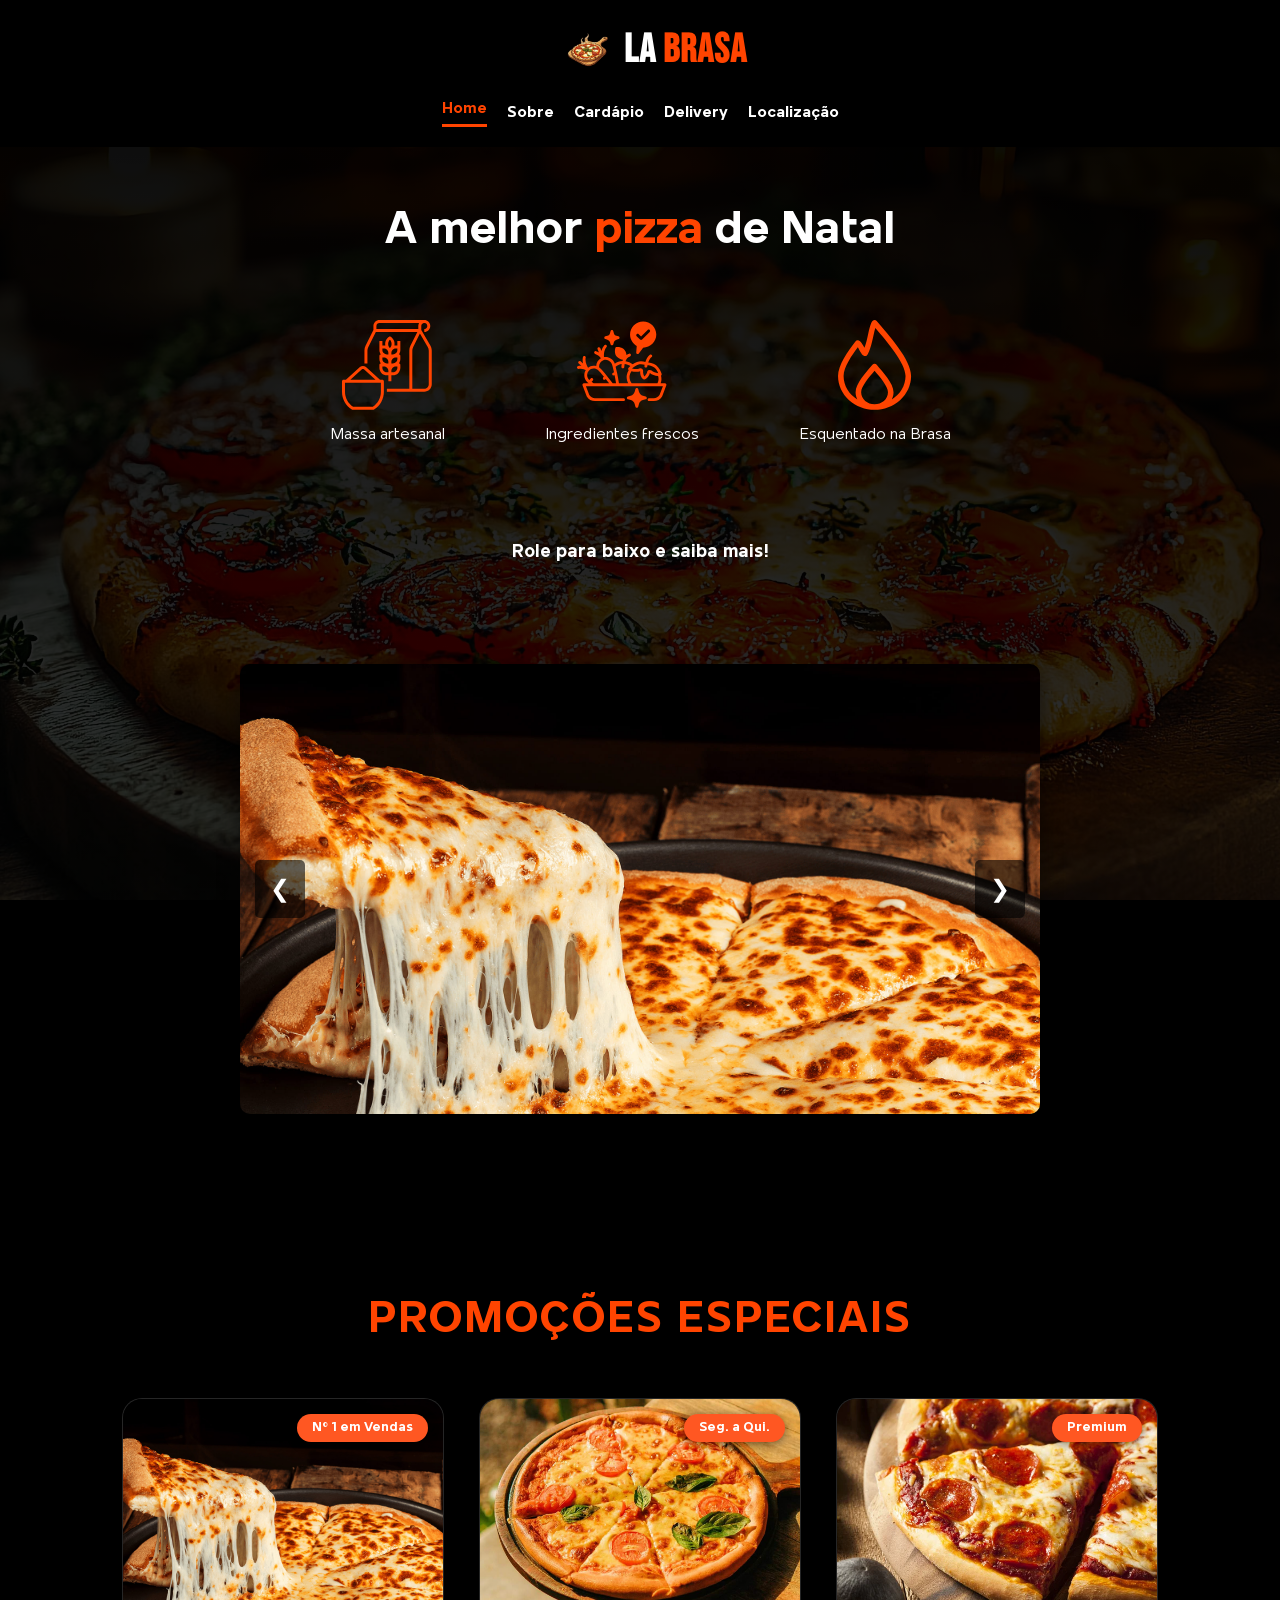
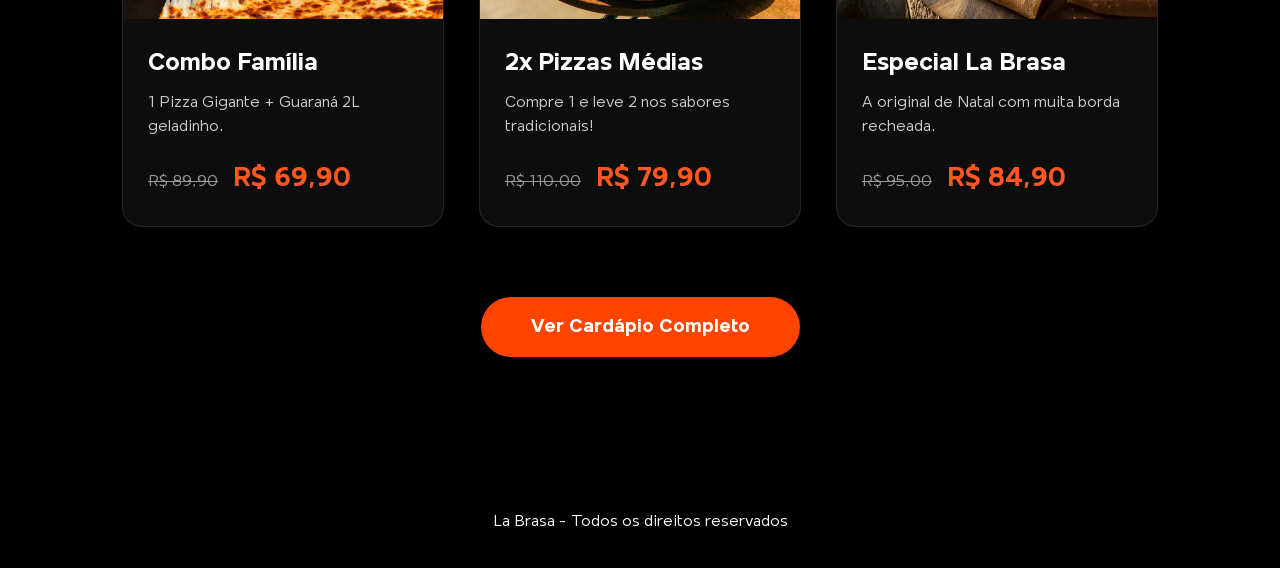
<file: frontend/home.html>
<!DOCTYPE html>
<html lang="pt-br">

<head>
    <meta charset="UTF-8">
    <meta name="viewport" content="width=device-width, initial-scale=1.0">
    <title>La Brasa - Home</title>
    <!-- Pre-load da imagem de fundo para evitar piscar tela preta inicial -->
    <link rel="preload" as="image" href="imagens/pizza1.jpg">
    <link rel="stylesheet" href="css/style.css">
</head>

<body>

    <div id="header-placeholder"></div>

    <div class="inicio">
        <h1> A melhor <span class="destaque2">pizza</span> de Natal </h1>
    </div>
    <div class="qualidades">
        <ul>
            <li>
                <svg width="90" height="90" viewBox="0 0 94 94" fill="none" xmlns="http://www.w3.org/2000/svg">
                    <path
                        d="M93.75 32.2219C93.749 30.2854 93.2347 28.3839 92.2594 26.7109L82.8125 10.5156V6.25C82.8125 5.63193 82.9958 5.02775 83.3392 4.51384C83.6826 3.99994 84.1706 3.5994 84.7416 3.36288C85.3127 3.12635 85.941 3.06447 86.5472 3.18505C87.1534 3.30562 87.7102 3.60325 88.1472 4.04029C88.5843 4.47733 88.8819 5.03415 89.0025 5.64034C89.1231 6.24653 89.0612 6.87487 88.8247 7.44589C88.5881 8.01691 88.1876 8.50496 87.6737 8.84834C87.1598 9.19172 86.5556 9.375 85.9375 9.375V12.5C87.5951 12.5 89.1848 11.8415 90.3569 10.6694C91.5291 9.49732 92.1875 7.9076 92.1875 6.25C92.1875 4.5924 91.5291 3.00269 90.3569 1.83058C89.1848 0.65848 87.5951 0 85.9375 0H39.0625C37.4049 0 35.8152 0.65848 34.6431 1.83058C33.471 3.00269 32.8125 4.5924 32.8125 6.25V10.5688L24.5922 27.0094C23.8343 28.5289 23.439 30.2035 23.4375 31.9016V45.3125H26.5625V31.9016C26.5644 30.6884 26.8468 29.4922 27.3875 28.4062L35.3407 12.5H78.7219L71.4672 27.0094C70.7092 28.5289 70.314 30.2035 70.3125 31.9016V71.875H46.875V75H85.9375C88.0088 74.9975 89.9945 74.1736 91.4591 72.709C92.9237 71.2444 93.7475 69.2587 93.75 67.1875V32.2219ZM35.9375 9.375V6.25C35.9375 5.4212 36.2668 4.62634 36.8528 4.04029C37.4389 3.45424 38.2337 3.125 39.0625 3.125H80.5266C80.4033 3.33894 80.2933 3.56018 80.1969 3.7875L80.1766 3.82812C80.0392 4.16388 79.9315 4.51104 79.8547 4.86562C79.8344 4.95156 79.8172 5.03906 79.8016 5.12813C79.7295 5.49782 79.6913 5.87335 79.6875 6.25V9.375H35.9375ZM90.625 67.1875C90.625 68.4307 90.1312 69.623 89.2521 70.5021C88.373 71.3811 87.1807 71.875 85.9375 71.875H73.4375V31.9016C73.4394 30.6884 73.7218 29.4922 74.2625 28.4062L81.3563 14.2203L89.561 28.2828C90.2578 29.4786 90.625 30.8378 90.625 32.2219V67.1875Z"
                        fill="#FF4400" />
                    <path
                        d="M10.2532 93.5094C10.5018 93.6668 10.7901 93.7502 11.0844 93.75H32.6657C32.96 93.7502 33.2483 93.6668 33.4969 93.5094C36.6392 91.551 39.2299 88.8233 41.024 85.5845C42.8182 82.3456 43.7564 78.7026 43.75 75V64.0625C43.75 63.6481 43.5854 63.2507 43.2924 62.9576C42.9994 62.6646 42.6019 62.5 42.1875 62.5H39.6672L25.0282 49.1922C24.167 48.4045 23.0421 47.9677 21.875 47.9677C20.7079 47.9677 19.5831 48.4045 18.7219 49.1922L4.08284 62.5H1.56253C1.14813 62.5 0.750704 62.6646 0.457678 62.9576C0.164653 63.2507 3.25294e-05 63.6481 3.25294e-05 64.0625V75C-0.00636804 78.7026 0.931876 82.3456 2.72602 85.5845C4.52016 88.8233 7.11089 91.551 10.2532 93.5094ZM20.825 51.5047C21.1114 51.2415 21.4861 51.0954 21.875 51.0954C22.264 51.0954 22.6387 51.2415 22.925 51.5047L35.0219 62.5H8.72816L20.825 51.5047ZM3.12503 65.625H40.625V75C40.6302 78.099 39.863 81.1504 38.3928 83.8784C36.9227 86.6065 34.7959 88.9252 32.2047 90.625H11.5453C8.95415 88.9252 6.82738 86.6065 5.35723 83.8784C3.88708 81.1504 3.1199 78.099 3.12503 75V65.625Z"
                        fill="#FF4400" />
                    <path
                        d="M39.0625 46.875V50C39.065 52.0713 39.8889 54.057 41.3535 55.5215C42.8181 56.9861 44.8038 57.81 46.875 57.8125H48.4375V64.0625H51.5625V57.8125H53.125C55.1963 57.81 57.182 56.9861 58.6466 55.5215C60.1112 54.057 60.935 52.0713 60.9375 50V46.875C60.9375 46.4606 60.7729 46.0632 60.4799 45.7702C60.1869 45.4771 59.7894 45.3125 59.375 45.3125H59.3344C60.3685 43.9682 60.9318 42.3211 60.9375 40.625V37.5C60.9375 37.0856 60.7729 36.6882 60.4799 36.3952C60.1869 36.1021 59.7894 35.9375 59.375 35.9375H59.3344C60.3685 34.5932 60.9318 32.9461 60.9375 31.25V21.875H57.8125V26.5625H56.25C55.7388 26.5642 55.229 26.6166 54.7282 26.7188C55.0853 24.9651 54.9083 23.1446 54.22 21.4926C53.5317 19.8406 52.3638 18.4329 50.8672 17.4516C50.6105 17.2803 50.3087 17.1888 50 17.1888C49.6914 17.1888 49.3896 17.2803 49.1328 17.4516C47.6362 18.4329 46.4683 19.8406 45.7801 21.4926C45.0918 23.1446 44.9148 24.9651 45.2719 26.7188C44.771 26.6166 44.2612 26.5642 43.75 26.5625H42.1875V21.875H39.0625V31.25C39.0683 32.9461 39.6316 34.5932 40.6657 35.9375H40.625C40.2106 35.9375 39.8132 36.1021 39.5202 36.3952C39.2271 36.6882 39.0625 37.0856 39.0625 37.5V40.625C39.0683 42.3211 39.6316 43.9682 40.6657 45.3125H40.625C40.2106 45.3125 39.8132 45.4771 39.5202 45.7702C39.2271 46.0632 39.0625 46.4606 39.0625 46.875ZM42.1875 50V48.4375H43.75C44.9932 48.4375 46.1855 48.9314 47.0646 49.8105C47.9437 50.6895 48.4375 51.8818 48.4375 53.125V54.6875H46.875C45.6318 54.6875 44.4395 54.1936 43.5605 53.3146C42.6814 52.4355 42.1875 51.2432 42.1875 50ZM50 39.0625H50.0407C50.0266 39.0797 50.0125 39.0938 50 39.111C49.9875 39.0938 49.9735 39.0797 49.9594 39.0625H50ZM50 48.4375H50.0407C50.0266 48.4547 50.0125 48.4688 50 48.4859C49.9875 48.4688 49.9735 48.4547 49.9594 48.4375H50ZM51.5625 45.3125V43.75C51.5625 42.5068 52.0564 41.3145 52.9355 40.4354C53.8145 39.5564 55.0068 39.0625 56.25 39.0625H57.8125V40.625C57.8125 41.8682 57.3187 43.0605 56.4396 43.9396C55.5605 44.8187 54.3682 45.3125 53.125 45.3125H51.5625ZM42.1875 39.0625H43.75C44.9932 39.0625 46.1855 39.5564 47.0646 40.4354C47.9437 41.3145 48.4375 42.5068 48.4375 43.75V45.3125H46.875C45.6318 45.3125 44.4395 44.8187 43.5605 43.9396C42.6814 43.0605 42.1875 41.8682 42.1875 40.625V39.0625ZM57.8125 50C57.8125 51.2432 57.3187 52.4355 56.4396 53.3146C55.5605 54.1936 54.3682 54.6875 53.125 54.6875H51.5625V53.125C51.5625 51.8818 52.0564 50.6895 52.9355 49.8105C53.8145 48.9314 55.0068 48.4375 56.25 48.4375H57.8125V50ZM57.8125 29.6875V31.25C57.8125 32.4932 57.3187 33.6855 56.4396 34.5646C55.5605 35.4437 54.3682 35.9375 53.125 35.9375H51.5625V34.375C51.5625 33.1318 52.0564 31.9395 52.9355 31.0604C53.8145 30.1814 55.0068 29.6875 56.25 29.6875H57.8125ZM50 20.7469C50.5647 21.302 51.0131 21.9639 51.3193 22.6941C51.6254 23.4244 51.7831 24.2082 51.7831 25C51.7831 25.7918 51.6254 26.5757 51.3193 27.3059C51.0131 28.0361 50.5647 28.6981 50 29.2531C49.4354 28.6981 48.9869 28.0361 48.6808 27.3059C48.3747 26.5757 48.217 25.7918 48.217 25C48.217 24.2082 48.3747 23.4244 48.6808 22.6941C48.9869 21.9639 49.4354 21.302 50 20.7469ZM48.4375 34.375V35.9375H46.875C45.6318 35.9375 44.4395 35.4437 43.5605 34.5646C42.6814 33.6855 42.1875 32.4932 42.1875 31.25V29.6875H43.75C44.9932 29.6875 46.1855 30.1814 47.0646 31.0604C47.9437 31.9395 48.4375 33.1318 48.4375 34.375Z"
                        fill="#FF4400" />
                </svg>
                <p>Massa artesanal</p>
            </li>
            <li>
                <svg width="90" height="90" viewBox="0 0 93 90" fill="none" xmlns="http://www.w3.org/2000/svg">
                    <path
                        d="M71.0105 77.5459L68.1189 76.7575C66.1354 76.223 64.57 74.6765 64.0342 72.6827L63.2591 69.7981C63.0805 69.1575 62.4991 68.6989 61.8114 68.6989C61.1388 68.6989 60.5612 69.1613 60.3788 69.7981L59.6037 72.6827C59.0679 74.6765 57.5024 76.223 55.5038 76.7575L52.6275 77.5459C51.9701 77.7089 51.5256 78.304 51.5256 78.975C51.5256 79.6459 51.9739 80.2372 52.6275 80.4192L55.5038 81.1925C57.5025 81.7269 59.068 83.2886 59.6037 85.2672L60.3788 88.1518C60.5574 88.8076 61.1388 89.2511 61.8114 89.2511C62.4953 89.2511 63.0767 88.8038 63.2591 88.1518L64.0342 85.2672C64.57 83.2885 66.1355 81.7269 68.1189 81.1925L71.0105 80.4192C71.6679 80.241 72.1124 79.6459 72.1124 78.975C72.1124 78.3041 71.6641 77.7089 71.0105 77.5459Z"
                        fill="#FF4400" />
                    <path
                        d="M29.3049 18.2466L31.4062 18.8114C32.7018 19.1677 33.7316 20.1949 34.0887 21.4875L34.6549 23.5837C34.8335 24.2394 35.4148 24.6829 36.0874 24.6829C36.7714 24.6829 37.3528 24.2356 37.5351 23.5837L38.1013 21.4875C38.4433 20.1949 39.473 19.1677 40.7839 18.8114L42.8852 18.2466C43.5425 18.0836 43.9871 17.4885 43.9871 16.8175C43.9871 16.1353 43.5387 15.5553 42.8852 15.3733L40.7839 14.8086C39.4729 14.4674 38.4433 13.4401 38.1013 12.1325L37.5351 10.0363C37.3566 9.38052 36.7752 8.93704 36.0874 8.93704C35.4149 8.93704 34.8373 9.39948 34.6549 10.0363L34.0887 12.1325C33.7316 13.4402 32.7018 14.4674 31.4062 14.8086L29.3049 15.3733C28.6475 15.5515 28.203 16.1314 28.203 16.8175C28.1992 17.4885 28.6475 18.0836 29.3049 18.2466Z"
                        fill="#FF4400" />
                    <path
                        d="M92.1596 64.5478C91.8746 64.146 91.4149 63.9072 90.9209 63.9072H86.4031C86.6995 63.1491 86.9237 62.3606 87.0604 61.5571C87.3872 59.7149 87.2998 57.8538 86.8211 56.0267C86.9541 55.9244 87.0908 55.7879 87.1934 55.6553C87.5202 55.1777 87.6114 54.5712 87.4176 54.0329C86.8363 52.3234 85.1226 48.0552 81.8131 45.3489C79.0849 43.12 75.6879 42.5249 73.6133 42.3733C74.3124 40.353 75.4333 38.0597 77.1166 36.7672C77.7588 36.2631 77.8766 35.3268 77.3864 34.6862C76.8811 34.0305 75.9387 33.913 75.2851 34.4171C72.9445 36.2176 71.5006 39.2803 70.6495 41.8238C68.6508 41.2741 65.2995 40.6942 62.0355 41.8238C60.4092 42.3734 58.8741 43.2642 57.548 44.2042C55.3708 42.4795 52.8212 41.3954 50.112 41.0088C50.948 38.8974 52.331 36.862 54.6869 36.1304C55.4772 35.8916 55.9255 35.0615 55.6861 34.273C55.4316 33.4998 54.5994 33.0525 53.8242 33.2913C52.825 33.6021 51.9472 34.0494 51.1873 34.6142C50.8149 32.0139 49.8308 29.9594 48.2197 28.5494C45.0887 25.7823 40.9015 26.4987 40.7229 26.5253C40.1263 26.6276 39.6628 27.0749 39.5297 27.67C38.7546 31.1649 39.2447 34.0192 41.004 36.1305C42.8089 38.3176 45.5485 39.1629 47.5015 39.4775C47.3077 39.9399 47.1291 40.4138 46.9809 40.8762C44.1046 41.0392 41.3612 41.9906 39.0205 43.6281C38.9445 43.4044 38.8723 43.1808 38.8116 43.0178C37.1283 38.5412 32.4926 36.0281 27.9141 36.8317C27.6747 34.5119 27.6747 29.9784 30.5093 26.5137C31.0299 25.8731 30.9425 24.9369 30.3003 24.4175C29.6734 23.8982 28.7348 24.0006 28.2143 24.626C26.6488 26.5288 25.7863 28.6401 25.3075 30.634L24.027 27.4954C23.7155 26.7373 22.8492 26.3658 22.0892 26.6767C21.3292 26.9875 20.9568 27.8669 21.2684 28.625L22.6857 32.0743C21.7928 31.555 20.7783 31.0926 19.6156 30.7212C18.8252 30.4672 17.9893 30.9145 17.7537 31.7029C17.4991 32.4913 17.9475 33.3252 18.7378 33.5603C22.1347 34.614 23.894 36.6988 24.6995 38.0065C21.7927 39.716 19.9613 42.7636 19.8397 46.0651C18.886 45.8112 17.8866 45.7088 16.8721 45.7695C14.8734 45.8604 12.9964 46.5579 11.4308 47.7329C10.1503 45.7846 8.07572 41.7552 9.018 37.3694C9.19658 36.5809 8.69122 35.7774 7.88565 35.6144C7.08011 35.4362 6.28979 35.9403 6.1112 36.744C5.59063 39.1396 5.78442 41.4139 6.27459 43.4039L3.69462 41.2017C3.06767 40.6672 2.12911 40.724 1.59334 41.3495C1.05758 41.9749 1.12977 42.9112 1.75673 43.4457L4.58756 45.8829C3.55783 45.8223 2.44075 45.8678 1.23243 46.0763C0.42689 46.2089 -0.124043 46.9822 0.0241034 47.7858C0.157095 48.6045 0.932232 49.139 1.73776 49.0063C5.25631 48.396 7.77548 49.4536 9.10159 50.2534C6.56715 54.2069 7.16373 59.5326 10.7393 62.7586C11.0661 63.0542 11.5448 63.4409 12.1414 63.9033L7.09534 63.9109C6.60518 63.9109 6.14161 64.1497 5.87185 64.5515C5.58687 64.9533 5.52988 65.4726 5.69326 65.9351L9.98698 77.2952C10.0174 77.371 10.063 77.4582 10.1048 77.534C11.8792 80.4793 15.1128 82.3063 18.5553 82.3063H48.0825C48.9184 82.3063 49.5719 81.6353 49.5719 80.8204C49.5719 79.9865 48.9146 79.3346 48.0825 79.3346L18.5553 79.3308C16.1995 79.3308 13.9805 78.0951 12.7266 76.1051L9.23846 66.8866H88.7745L85.3015 76.1051C84.0476 78.0989 81.8286 79.3308 79.4576 79.3308H74.4951C73.6744 79.3308 73.0057 79.9866 73.0057 80.8166C73.0057 81.6354 73.6782 82.3025 74.4951 82.3025H79.4576C82.9002 82.3025 86.1489 80.4755 87.9233 77.5302C87.9689 77.4544 87.9993 77.3672 88.0411 77.2914L92.3196 65.9313C92.4868 65.4726 92.4294 64.9496 92.1596 64.5478ZM63.004 44.6397C65.5537 43.7641 68.297 44.2682 69.8891 44.7155C69.7713 45.3713 69.6953 45.8602 69.6801 46.0991C69.6345 46.9178 70.2463 47.6001 71.067 47.6608H71.1696C71.9448 47.6608 72.5869 47.0657 72.6591 46.2924C72.6743 46.1142 72.7199 45.7731 72.8073 45.3106C74.3271 45.3713 77.5455 45.7124 79.9165 47.6608C81.9 49.2679 83.226 51.7053 83.9709 53.3996C81.2275 53.1608 78.636 52.2094 77.0705 50.8107C76.341 50.1549 75.3417 49.9465 74.4031 50.2459C73.4494 50.5567 72.7351 51.3603 72.5109 52.3421C72.1385 54.0516 71.1696 55.5375 69.5281 56.8907C68.4718 55.0599 68.069 53.3238 68.3198 51.5992C68.4528 50.6023 68.05 49.5902 67.2749 48.9837C66.7847 48.5971 66.1881 48.3886 65.5916 48.3886C65.2496 48.3886 64.9076 48.4644 64.5618 48.582C62.6696 49.3401 59.6298 49.2946 56.8408 48.5668C58.2923 47.2552 60.576 45.4736 63.004 44.6397ZM17.1837 63.9103C16.4238 63.3758 15.7246 62.8679 15.0977 62.4244L16.3782 60.9954C16.9292 60.3851 16.8836 59.4488 16.2756 58.8992C15.6639 58.3496 14.7101 58.4102 14.1743 59.0167L12.7571 60.5633C11.2828 59.2252 10.5228 57.3831 10.5228 55.537C10.5228 53.9033 11.1042 52.2658 12.2973 50.9581C13.5208 49.6049 15.2041 48.8164 17.0241 48.7292C18.8442 48.6686 20.5883 49.2788 21.9296 50.4994C22.8681 51.3636 25.1783 53.9032 27.804 57.0873L27.1466 57.7582C26.5653 58.3382 26.5653 59.2744 27.1466 59.8544C27.4316 60.1501 27.8192 60.2865 28.1916 60.2865C28.5791 60.2865 28.9667 60.1539 29.2516 59.8544L29.7 59.4071C30.9083 60.893 32.0862 62.4244 33.1881 63.914L17.1837 63.9103ZM36.862 63.9103C35.0724 61.4123 33.0471 58.7665 30.9611 56.2383C27.8909 52.4326 25.1019 49.37 23.9391 48.2972C23.6276 48.0129 23.2818 47.7476 22.9398 47.5088C22.4193 44.3702 24.1785 41.2507 27.2183 40.0908C28.9319 39.4502 30.7938 39.5108 32.4505 40.2538C34.1185 41.0119 35.3876 42.3651 36.0147 44.0595C36.463 45.2649 37.3711 48.5816 38.2489 52.5957L37.3408 52.88C36.5504 53.134 36.1325 53.9793 36.3871 54.7525C36.5808 55.3931 37.1774 55.7798 37.8043 55.7798C37.9525 55.7798 38.1007 55.7646 38.2679 55.7191L38.8644 55.5107C39.4762 58.4862 39.9815 61.3556 40.3387 63.9104L36.862 63.9103ZM52.8702 49.4721C52.9462 49.8436 53.1552 50.1544 53.4211 50.3932C52.4674 51.8488 51.8101 53.4863 51.4833 55.2262C50.9627 58.1562 51.4833 61.1583 52.9424 63.9102H43.2683C43.2835 63.7927 43.3139 63.6714 43.2987 63.5539C42.8655 60.4457 42.2271 56.8939 41.4368 53.2777C40.9162 50.7797 40.3767 48.5206 39.9017 46.6897C41.7066 45.1887 43.8953 44.2373 46.2207 43.9226C45.9243 45.5866 45.8939 46.792 45.8939 46.9399C45.8787 47.7586 46.536 48.441 47.353 48.4561H47.3834C48.1889 48.4561 48.8577 47.8003 48.8728 47.0005C48.8728 46.955 48.9184 45.617 49.2604 43.8771C51.3769 44.1159 53.3907 44.8892 55.1195 46.106C54.3596 46.7882 53.7326 47.4137 53.3299 47.8306C52.9119 48.2665 52.7334 48.8922 52.8702 49.4721ZM84.1268 61.0564C83.9482 62.0533 83.6062 63.0047 83.1123 63.9107H56.4459C54.6563 61.3824 53.9268 58.513 54.4169 55.7459C54.7019 54.1842 55.3554 52.7437 56.294 51.4929C59.5123 52.2965 62.8979 52.3117 65.3259 51.4778C65.0714 53.7975 65.6375 56.1628 67.0244 58.5092C67.4576 59.2218 68.172 59.7297 68.9926 59.8776C69.1712 59.9079 69.3346 59.9231 69.498 59.9231C70.1553 59.9231 70.7937 59.6994 71.3181 59.2673C73.4802 57.5123 74.8518 55.4465 75.2963 53.2025C77.3672 54.9575 80.4829 56.0871 83.8077 56.3562C84.2751 57.9179 84.3928 59.4947 84.1268 61.0564Z"
                        fill="#FF4400" />
                    <path
                        d="M61.7093 25.2934L61.2192 32.0291C61.1736 32.6849 61.5611 33.3065 62.1881 33.5302C62.3515 33.5909 62.5301 33.6212 62.7086 33.6212C63.1722 33.6212 63.6168 33.4127 63.9018 33.0261L68.3285 27.0636H68.3893C75.8557 27.0636 81.9394 20.9988 81.9394 13.5318C81.9394 6.06831 75.8598 0 68.3893 0C60.9076 0 54.8246 6.06481 54.8246 13.5318C54.8208 18.395 57.4917 22.9016 61.7093 25.2934ZM61.6485 13.1337C62.2299 12.5538 63.1684 12.5538 63.7498 13.1337L66.2082 15.5861L73.0059 8.80488C73.5873 8.22493 74.541 8.22493 75.1224 8.80488C75.7037 9.38483 75.7037 10.3362 75.1224 10.9162L67.2684 18.736C66.972 19.0317 66.5958 19.1833 66.2083 19.1833C65.8359 19.1833 65.4483 19.0355 65.1634 18.736L61.6448 15.2412C61.0673 14.665 61.0672 13.7137 61.6485 13.1337Z"
                        fill="#FF4400" />
                </svg>
                <p>Ingredientes frescos</p>
            </li>
            <li>
                <svg width="90" height="90" viewBox="0 0 69 84" fill="none" xmlns="http://www.w3.org/2000/svg">
                    <path fill-rule="evenodd" clip-rule="evenodd"
                        d="M34.0919 78.6142C40.7048 78.6142 46.6073 73.8421 46.6073 67.3442C46.6073 62.0469 38.8694 53.0312 34.0919 47.4643C29.3142 53.0311 21.5765 62.0471 21.5765 67.3442C21.5765 73.8283 27.4125 78.5721 34.0919 78.6142ZM50.2037 74.1572C51.2232 72.081 51.7928 69.7738 51.7928 67.3439C51.7928 59.2002 41.6183 48.5916 36.1058 41.8765C35.0827 40.6301 33.1597 40.5776 32.1085 41.8415C26.589 48.4552 16.3936 59.3229 16.3936 67.3474C16.3936 69.7807 16.9631 72.0845 17.9826 74.1607C10.3467 69.4902 5.18553 61.5005 5.18553 52.3207C5.18553 44.1245 13.1625 32.5394 18.4884 25.4775C19.9052 27.9388 21.8494 32.1857 23.674 33.166C25.3404 34.0658 26.7185 33.7787 27.7134 31.9476C31.3872 25.1868 32.6705 14.7566 34.7834 7.3801C45.1577 19.5043 62.993 39.748 62.993 52.3177C62.9965 61.5012 57.8397 69.483 50.2037 74.1572ZM58.1139 74.6333C44.8209 86.8248 23.3622 86.8248 10.0656 74.6333C3.84642 68.9299 0 61.0419 0 52.3174C0 41.992 9.3969 28.7367 16.038 20.1869C17.381 18.4573 18.8927 18.4748 20.5205 19.7248C21.9584 20.8312 23.4419 23.7056 24.6935 26.0023C26.054 22.2596 27.0877 17.6346 28.0228 13.4434C29.1758 8.26527 30.5048 2.19761 32.4419 0.594141C33.5389 -0.312642 35.1665 -0.165614 36.0771 0.926747C47.3127 14.3918 68.1819 36.7087 68.1819 52.3168C68.1819 61.0417 64.3324 68.9296 58.1127 74.6328L58.1139 74.6333Z"
                        fill="#FF4400" />
                </svg>

                <p>Esquentado na Brasa</p>
            </li>
        </ul>
    </div>

    <div class="mais">
        <h3>Role para baixo e saiba mais!</h3>
    </div>

    <!-- Carrossel de Imagens -->
    <div class="carrossel-container">
        <button class="carrossel-btn prev">&#10094;</button>
        <div class="carrossel-slide">
            <img src="imagens/pizza2.jpg" alt="Foto Pizzaria 1">
            <img src="imagens/pizza3.jpg" alt="Foto Pizzaria 2">
            <img src="imagens/pizza4.jpg" alt="Foto Pizzaria 3">
            <img src="imagens/pizza5.jpg" alt="Foto Pizzaria 4">
        </div>
        <button class="carrossel-btn next">&#10095;</button>
    </div>

    <!-- Promoções -->
    <section class="promocoes">
        <h2 class="promocoes-titulo">Promoções Especiais</h2>
        <div class="cards-container">
            <div class="card">
                <div class="card-img-wrapper">
                    <img src="imagens/pizza2.jpg" alt="Promoção 1">
                    <span class="badge">Nº 1 em Vendas</span>
                </div>
                <div class="card-content">
                    <h3>Combo Família</h3>
                    <p>1 Pizza Gigante + Guaraná 2L geladinho.</p>
                    <div class="card-price">
                        <span class="old-price">R$ 89,90</span>
                        <span class="new-price">R$ 69,90</span>
                    </div>
                </div>
            </div>

            <div class="card">
                <div class="card-img-wrapper">
                    <img src="imagens/pizza3.jpg" alt="Promoção 2">
                    <span class="badge">Seg. a Qui.</span>
                </div>
                <div class="card-content">
                    <h3>2x Pizzas Médias</h3>
                    <p>Compre 1 e leve 2 nos sabores tradicionais!</p>
                    <div class="card-price">
                        <span class="old-price">R$ 110,00</span>
                        <span class="new-price">R$ 79,90</span>
                    </div>
                </div>
            </div>

            <div class="card">
                <div class="card-img-wrapper">
                    <img src="imagens/pizza4.jpg" alt="Promoção 3">
                    <span class="badge">Premium</span>
                </div>
                <div class="card-content">
                    <h3>Especial La Brasa</h3>
                    <p>A original de Natal com muita borda recheada.</p>
                    <div class="card-price">
                        <span class="old-price">R$ 95,00</span>
                        <span class="new-price">R$ 84,90</span>
                    </div>
                </div>
            </div>
        </div>

        <div class="btn-container">
            <a href="cardapio.html" class="btn-cardapio">Ver Cardápio Completo</a>
        </div>
    </section>

    <footer>
        <p>La Brasa - Todos os direitos reservados</p>
    </footer>

    <script src="script.js"></script>
</body>

</html>
</file>
<file: css/style.css>
@font-face {
    font-family: 'Bebas Neue';
    src: url('../fonte-bebasneue/BebasNeue-Regular.woff2') format('woff2'),
        url('../fonte-bebasneue/BebasNeue-Regular.woff') format('woff'),
        url('../fonte-bebasneue/BebasNeue-Regular.ttf') format('truetype');
    font-weight: normal;
    font-style: normal;
}

@font-face {
    font-family: 'Mollen';
    src: url('../fonte-mollen/Mollen-Regular.ttf') format('truetype');
    font-weight: normal;
    font-style: normal;
}

@font-face {
    font-family: 'Mollen';
    src: url('../fonte-mollen/Mollen-Bold.ttf') format('truetype');
    font-weight: bold;
    font-style: normal;
}

#header-placeholder {
    min-height: 170px;
}

body {
    font-family: 'Mollen', sans-serif;
    margin: 0;
    padding: 0;
    background-color: black;
    background-image:
        linear-gradient(rgba(0, 0, 0, 0.975), rgba(0, 0, 0, 0.786)),
        url('../imagens/pizza1.jpg');
    background-size: cover;
    background-position: center;
    background-attachment: fixed;
}

header {
    position: fixed;
    top: 0;
    left: 0;
    width: 100%;
    box-sizing: border-box;
    z-index: 1000;
    display: flex;
    flex-direction: column;
    align-items: center;
    gap: 20px;
    padding: 20px 40px;
    background-color: #000000;
    margin-bottom: 100px;
}

.logo {
    display: flex;
    align-items: center;
    gap: 0px;
}

.logo img {
    height: 60px;
    width: auto;
}

.logo h2 {
    margin: 0 0 0 -20px;
    font-size: 2.5em;
    /* A fonte Bebas Neue é alta mas fininha, por isso aumenta-se o valor */
    font-family: 'Bebas Neue', sans-serif;
    color: #ffffff;
    letter-spacing: 1px;
}

.logo h2 .destaque {
    color: #FF4400;
}

.inicio h1 .destaque2 {
    color: #FF4400;
}

nav {
    width: 100%;
}

nav ul {
    list-style-type: none;
    padding: 0;
    margin: 0;
    display: flex;
    align-items: center;
    justify-content: center;
    flex-wrap: wrap;
    gap: 20px;
}

nav li {
    display: flex;
    align-items: center;
}

nav a {
    text-decoration: none;
    color: #ffffff;
    font-weight: bold;
}

nav a:hover {
    color: #771c00;
}

.inicio {
    text-align: center;
}

.inicio h1 {
    font-size: 3em;
    color: #ffffff;
}

.qualidades {
    margin-top: 60px;
}

.qualidades svg {
    width: 90px !important;
    height: 90px !important;
    display: block;
    margin: 0 auto;
}

.qualidades ul {
    list-style-type: none;
    padding: 0;
    margin: 0;
    display: flex;
    justify-content: center;
    gap: 100px;
    text-align: center;
    color: #ffffff;
}

.qualidades img {
    width: 50px;
    height: 50px;
    object-fit: contain;
}

.mais {
    text-align: center;
    color: #ffffff;
    margin-top: 80px;
    margin-bottom: 40px;
}

footer {
    text-align: center;
    color: #ffffff;
    margin-top: 80px;
    margin-bottom: 0;
    background-color: #000000;
    padding: 20px 40px;
}

/* --- CARROSSEL --- */
.carrossel-container {
    position: relative;
    max-width: 800px;
    margin: 100px auto 40px auto;
    overflow: hidden;
    border-radius: 10px;
    box-shadow: 0 10px 20px rgba(0, 0, 0, 0.5);
}

.carrossel-slide {
    display: flex;
    transition: transform 0.5s ease-in-out;
}

.carrossel-slide img {
    min-width: 100%;
    height: 450px;
    object-fit: cover;
}

.carrossel-btn {
    position: absolute;
    top: 50%;
    transform: translateY(-50%);
    background-color: rgba(0, 0, 0, 0.6);
    color: white;
    border: none;
    padding: 15px;
    cursor: pointer;
    font-size: 24px;
    border-radius: 5px;
    z-index: 10;
    transition: background-color 0.3s;
}

.carrossel-btn:hover {
    background-color: #FF4400;
}

.carrossel-btn.prev {
    left: 15px;
}

.carrossel-btn.next {
    right: 15px;
}

/* --- PROMOÇÕES --- */
.promocoes {
    max-width: 1100px;
    margin: 180px auto 120px auto;
    padding: 0 20px;
    text-align: center;
}

.promocoes-titulo {
    color: #FF4400;
    font-size: 2.8em;
    margin-bottom: 50px;
    text-transform: uppercase;
    letter-spacing: 2px;
}

.cards-container {
    display: flex;
    justify-content: center;
    gap: 35px;
    flex-wrap: wrap;
}

.card {
    background: rgba(255, 255, 255, 0.05);
    backdrop-filter: blur(8px);
    border: 1px solid rgba(255, 255, 255, 0.1);
    border-radius: 20px;
    overflow: hidden;
    width: 320px;
    transition: box-shadow 0.4s ease, border-color 0.4s;
    box-shadow: 0 10px 30px rgba(0, 0, 0, 0.6);
    display: flex;
    flex-direction: column;
}

.card:hover {
    box-shadow: 0 20px 40px rgba(0, 0, 0, 0.8);
    border-color: rgba(255, 255, 255, 0.3);
}

.card-img-wrapper {
    position: relative;
    height: 220px;
    overflow: hidden;
}

.card-img-wrapper img {
    width: 100%;
    height: 100%;
    object-fit: cover;
}

.badge {
    position: absolute;
    top: 15px;
    right: 15px;
    background-color: #ff5722;
    color: white;
    padding: 6px 15px;
    border-radius: 20px;
    font-size: 0.85em;
    font-weight: bold;
    box-shadow: 0 2px 10px rgba(0, 0, 0, 0.5);
}

.card-content {
    padding: 30px 25px;
    text-align: left;
    color: white;
    display: flex;
    flex-direction: column;
    flex-grow: 1;
}

.card-content h3 {
    margin: 0 0 12px 0;
    font-size: 1.6em;
    color: #ffffff;
}

.card-content p {
    color: #cccccc;
    font-size: 1em;
    line-height: 1.5;
    margin: 0 0 25px 0;
    flex-grow: 1;
}

.card-price {
    display: flex;
    align-items: baseline;
    gap: 15px;
    margin-top: auto;
}

.old-price {
    text-decoration: line-through;
    color: #999999;
    font-size: 1em;
}

.new-price {
    color: #ff5722;
    font-weight: bold;
    font-size: 1.7em;
}

/* --- BOTÃO VER CARDÁPIO --- */
.btn-container {
    margin-top: 70px;
    text-align: center;
}

.btn-cardapio {
    display: inline-block;
    background-color: #FF4400;
    color: #ffffff;
    text-decoration: none;
    font-size: 1.25em;
    font-weight: bold;
    padding: 18px 50px;
    border-radius: 50px;
    transition: background-color 0.3s ease;
}

.btn-cardapio:hover {
    background-color: #b42a00;
}
</file>
<file: css/localizacao.css>
*{
    padding: 0;
    margin: 0;
}
@font-face {
    font-family: 'Bebas Neue';
    src: url('../fonte-bebasneue/BebasNeue-Regular.woff2') format('woff2'),
        url('../fonte-bebasneue/BebasNeue-Regular.woff') format('woff'),
        url('../fonte-bebasneue/BebasNeue-Regular.ttf') format('truetype');
    font-weight: normal;
    font-style: normal;
}

@font-face {
    font-family: 'Mollen';
    src: url('../fonte-mollen/Mollen-Regular.ttf') format('truetype');
    font-weight: normal;
    font-style: normal;
}

@font-face {
    font-family: 'Mollen';
    src: url('../fonte-mollen/Mollen-Bold.ttf') format('truetype');
    font-weight: bold;
    font-style: normal;
}
body{
  font-family: 'Mollen', sans-serif;
    background-color: #291003;
    color: white;
    min-height: 100vh;
    display: flex;
    flex-direction: column;
}
header{
    position: fixed;
    top: 0;
    left: 0;
    width: 100%;
    box-sizing: border-box;
    z-index: 1000;
    display: flex;
    flex-direction: column;
    align-items: center;
    gap: 20px;
    padding: 20px 40px;
    background-color: #000000;
    margin-bottom: 100px;
}

main {
    padding-top: 170px;
}

h1{
    text-align: center;
    margin-top: 50px;
    font-size: 50px;
}
nav {
    width: 100%;
}

nav ul {
    list-style-type: none;
    padding: 0;
    margin: 0;
    display: flex;
    align-items: center;
    justify-content: center;
    flex-wrap: wrap;
    gap: 20px;
}

nav li {
    display: flex;
    align-items: center;
}

nav a {
    text-decoration: none;
    color: #ffffff;
    font-weight: bold;
    
}
nav a:hover {
    color: #771c00;
    
}
.logo {
    display: flex;
    align-items: center;
    gap: 0px;
}

.logo img {
    height: 60px;
    width: auto;
}
.logo h2 {
    margin: 0 0 0 -20px;
    font-size: 2.5em;
    /* A fonte Bebas Neue é alta mas fininha, por isso aumenta-se o valor */
    font-family: 'Bebas Neue', sans-serif;
    color: #ffffff;
    letter-spacing: 1px;
}

.destaque-localizacao,.destaque{
   color: #FF4400;
}


.mapa{
    display: flex;
    justify-content: center;
}
.container-mapa{
    max-width: 100%;
    width: 60%;
    margin-top: 50px;
    border-radius: 5px;
}
.container-botao {
    display: flex;
    justify-content: center;
}
.botao-mapa {
    display: inline-flex;
    justify-content: center;
    align-items: center;
    text-decoration: none;
    padding: 15px 25px;
    background-color: #FF4400;
    border-radius: 20px;
    cursor: pointer;
    color: white;
    font-size: 15px;
    font-family: 'Mollen', sans-serif;
    font-weight: bold;
    margin-top: 50px;
}

.botao-mapa:hover {
    background-color: #b42a00;
}
footer{
    text-align: center;
    color: #ffffff;
    margin-top: 80px;
    margin-bottom: 0;
    background-color: #000000;
    padding: 40px 40px;
}
</file>
<file: frontend/css/cardapio.css>
@font-face {
    font-family: 'Bebas Neue';
    src: url('../fonte-bebasneue/BebasNeue-Regular.woff2') format('woff2'),
        url('../fonte-bebasneue/BebasNeue-Regular.woff') format('woff'),
        url('../fonte-bebasneue/BebasNeue-Regular.ttf') format('truetype');
    font-weight: normal;
    font-style: normal;
}

@font-face {
    font-family: 'Mollen';
    src: url('../fonte-mollen/Mollen Trial-Regular.ttf') format('truetype');
    font-weight: normal;
    font-style: normal;
}

@font-face {
    font-family: 'Mollen';
    src: url('../fonte-mollen/Mollen Trial-Bold.ttf') format('truetype');
    font-weight: bold;
    font-style: normal;
}

.hero-main {
    padding: 170px 20px 40px;
    min-height: calc(100vh - 170px);
}

.card {
    background-color: rgb(0, 0, 0);
    max-width: 960px;
    width: calc(100% - 40px);
    margin: auto;
    border-radius: 28px;
    text-align: left;
    padding: 32px 30px 40px;
    border: 1px solid rgb(0, 0, 0);
    max-height: calc(100vh - 240px);
    overflow: hidden;
}

.card-content {
    max-height: calc(100vh - 360px);
    overflow-y: auto;
    padding-right: 6px;
}

.card-content::-webkit-scrollbar {
    width: 8px;
}

.card-content::-webkit-scrollbar-track {
    background: transparent;
}

.card-content::-webkit-scrollbar-thumb {
    background: rgba(255, 68, 0, 0.48);
    border-radius: 999px;
}

.title-cardapio {
    color: #ff4400;
    font-size: 2.6rem;
    letter-spacing: 1px;
    margin: 0;
    text-align: center;
}

.card hr {
    border: 0;
    height: 1px;
    background: rgb(255, 85, 23);
    margin: 18px auto 28px;
    width: 80%;
}

.sub-cardapio {
    color: #ffffff;
    margin: 40px 0 18px;
    font-size: 2rem;
    text-transform: uppercase;
    text-align: center;
}

h3 {
    color: #fff;
    font-size: 1.1rem;
    margin: 0;
}

p {
    color: #c7c7c7;
    margin: 6px 0 0;
    line-height: 1.5;
}

.item-cardapio {
    display: flex;
    align-items: center;
    background-color: rgba(255, 255, 255, 0.04);
    border-radius: 24px;
    padding: 18px;
    gap: 18px;
    margin-bottom: 16px;
    border: 1px solid rgba(0, 0, 0, 0.08);
}

.info-produto {
    display: flex;
    flex-direction: column;
    gap: 6px;
    flex: 1;
}

.preco-produto {
    color: #ff4400;
    font-weight: bold;
    font-size: 1rem;
}

.bt-pedir {
    margin-left: auto;
}

.item-cardapio img {
    width: 128px;
    height: 128px;
    border-radius: 24px;
    object-fit: cover;
    flex-shrink: 0;
}

header {
    position: absolute;
    top: 0;
    left: 0;
    width: 100%;
    box-sizing: border-box;
    z-index: 1000;
    display: flex;
    flex-direction: column;
    align-items: center;
    gap: 20px;
    padding: 20px 40px;
    background-color: #000000;
    margin-bottom: 100px;
}

.logo {
    display: flex;
    align-items: center;
    gap: 0px;
}

.logo img {
    height: 60px;
    width: auto;
}

.logo h2 {
    margin: 0 0 0 -20px;
    font-size: 2.5em;
    /* A fonte Bebas Neue é alta mas fininha, por isso aumenta-se o valor */
    font-family: 'Bebas Neue', sans-serif;
    color: #ffffff;
    letter-spacing: 1px;
}

.logo h2 .destaque {
    color: #FF4400;
}

.inicio h1 .destaque2 {
    color: #FF4400;
}

nav {
    width: 100%;
}

nav ul {
    list-style-type: none;
    padding: 0;
    margin: 0;
    display: flex;
    align-items: center;
    justify-content: center;
    flex-wrap: wrap;
    gap: 20px;
}

nav li {
    display: flex;
    align-items: center;
}

nav a {
    text-decoration: none;
    color: #ffffff;
    font-weight: bold;
}

nav a:hover {
    color: #771c00;
}

body {
    font-family: 'Mollen', sans-serif;
    margin: 0;
    padding: 0;
    background-color: #291003;
    background-size: cover;
    background-position: center;
    background-attachment: fixed;
}

.title-cardapio,
.sub-cardapio,
.logo h2,
.item-cardapio h3 {
    font-family: 'Bebas Neue', sans-serif;
}

.item-cardapio h3 {
    font-size: 1.15rem;
    letter-spacing: 0.04em;
    margin: 0;
}

.bt-pedir {
    display: inline-block;
    background-color: #FF4400;
    color: #ffffff;
    text-decoration: none;
    font-family: 'Mollen', sans-serif;
    font-size: 1.05rem;
    font-weight: bold;
    text-transform: none;
    padding: 10px 20px;
    border-radius: 30px;
    border: none;
    outline: none;
    transition: background-color 0.3s ease, transform 0.2s ease;
    cursor: pointer;
}

.bt-pedir:hover {
    background-color: #e63d00;
    transform: scale(1.05);
}


footer {
    text-align: center;
    color: #ffffff;
    margin-top: 80px;
    margin-bottom: 0;
    background-color: #000000;
    padding: 20px 40px;
}

/* Aqui começa o estilo do carrinho.
/* Container que cobre a tela inteira lateralmente */
.cart-sidebar {
    position: fixed;
    top: 0;
    right: -400px;
    width: 350px;
    height: 100vh;
    background-color: #000;
    /* Fundo preto para combinar com o seu layout */
    box-shadow: -5px 0 15px rgba(0, 0, 0, 0.5);
    transition: right 0.3s ease;
    /* Faz o efeito de deslizar */
    z-index: 2000;
    display: flex;
    flex-direction: column;
    padding: 20px;
    box-sizing: border-box;

}


.cart-sidebar.open {
    right: 0;
    display: flex;
    flex-direction: column;
    height: 100vh;
}

/* Cabeçalho do carrinho */
.cart-header {
    display: flex;
    justify-content: space-between;
    align-items: center;
    border-bottom: 1px solid #ff4400;
    padding-bottom: 15px;
    margin-bottom: 20px;
}

.cart-header h2 {
    color: #fff;
    font-family: 'Bebas Neue', sans-serif;
}

.close-btn {
    background: none;
    border: none;
    color: #ff4400;
    font-size: 2rem;
    cursor: pointer;
}

/* Lista de Itens */
.cart-items {
    flex-grow: 1;
    /* Faz a lista ocupar o espaço central */
    overflow-y: auto;
    /* Adiciona scroll se tiver muitas pizzas */
    list-style: none;
    margin: 0;
    padding: 0;
}

.cart-item {
    display: flex;
    align-items: center;
    justify-content: space-between;
    gap: 15px;
    margin-bottom: 20px;
    background: #1b1b1b;
    padding: 10px;
    border-radius: 10px;
}

.item-info {
    flex: 1;
    min-width: 0;
}

.item-info p {
    color: #fff;
    font-weight: bold;
    margin: 0;
    overflow-wrap: anywhere;
}

.item-info span {
    color: #ff4400;
}

.item-quantity {
    color: #ff4400;
    min-width: 18px;
    font-size: 0.9rem;
    font-weight: bold;
    text-align: center;
    white-space: nowrap;
}

.quantity-controls {
    display: flex;
    align-items: center;
    gap: 6px;
    flex-shrink: 0;
}

.quantity-btn {
    width: 28px;
    height: 28px;
    border: 1px solid #ff4400;
    border-radius: 50%;
    background-color: transparent;
    color: #ff4400;
    cursor: pointer;
    font-family: 'Mollen', sans-serif;
    font-size: 1rem;
    font-weight: bold;
    line-height: 1;
}

.quantity-btn:hover {
    background-color: #ff4400;
    color: #fff;
}

.remove-item {
    width: 34px;
    height: 34px;
    flex: 0 0 34px;
    border: none;
    border-radius: 50%;
    background-color: #ff4400;
    color: #fff;
    cursor: pointer;
    font-family: 'Mollen', sans-serif;
    font-size: 0.9rem;
    font-weight: bold;
    line-height: 1;
}

/* Rodapé do Carrinho */
.cart-footer {
    border-top: 1px solid #ff4400;
    padding-top: 20px;
    margin-top: auto;
}

.cart-total {
    display: flex;
    justify-content: space-between;
    color: #fff;
    font-size: 1.2rem;
    margin-bottom: 20px;
}

.checkout-btn {
    width: 100%;
    background-color: #ff4400;
    color: white;
    border: none;
    padding: 15px;
    border-radius: 10px;
    font-weight: bold;
    cursor: pointer;
    text-transform: uppercase;
}

/* 1. Alinhamento no Menu (Nao afeta o layout do float mas mantem ele fora do fluxo) */
.cart-item-nav {
    display: flex;
    align-items: center;
}

/* 2. Botao Flutuante */
.cart-open-btn {
    position: fixed;
    bottom: 30px;
    right: 30px;
    background-color: #ff4400;
    color: #ffffff;
    padding: 12px 24px;
    border-radius: 30px;
    border: none;
    cursor: pointer;
    display: flex;
    align-items: center;
    justify-content: center;
    gap: 10px;
    font-family: 'Mollen', sans-serif;
    font-size: 1.1rem;
    font-weight: bold;
    box-shadow: 0 4px 15px rgba(0, 0, 0, 0.5);
    transition: transform 0.3s ease, background-color 0.3s ease, box-shadow 0.3s ease;
    z-index: 1001;
}

.cart-open-btn:hover {
    background-color: #e63d00;
    transform: translateY(-3px);
    box-shadow: 0 6px 20px rgba(0, 0, 0, 0.6);
    color: #fff;
}

/* 3. O Contador  */
#cart-count {
    background-color: #000;
    color: #fff;
    padding: 2px 8px;
    border-radius: 12px;
    font-size: 0.9rem;
    font-weight: bold;
    border: 1px solid #ff4400;
}
</file>
<file: frontend/css/style.css>
@font-face {
    font-family: 'Bebas Neue';
    src: url('../fonte-bebasneue/BebasNeue-Regular.woff2') format('woff2'),
        url('../fonte-bebasneue/BebasNeue-Regular.woff') format('woff'),
        url('../fonte-bebasneue/BebasNeue-Regular.ttf') format('truetype');
    font-weight: normal;
    font-style: normal;
}

@font-face {
    font-family: 'Mollen';
    src: url('../fonte-mollen/Mollen-Regular.ttf') format('truetype');
    font-weight: normal;
    font-style: normal;
}

@font-face {
    font-family: 'Mollen';
    src: url('../fonte-mollen/Mollen-Bold.ttf') format('truetype');
    font-weight: bold;
    font-style: normal;
}

#header-placeholder {
    min-height: 170px;
}

body {
    font-family: 'Mollen', sans-serif;
    margin: 0;
    padding: 0;
    background-color: black;
    background-image:
        linear-gradient(rgba(0, 0, 0, 0.975), rgba(0, 0, 0, 0.786)),
        url('../imagens/pizza1.jpg');
    background-size: cover;
    background-position: center;
    background-attachment: fixed;
}

header {
    position: absolute;
    top: 0;
    left: 0;
    width: 100%;
    box-sizing: border-box;
    z-index: 1000;
    display: flex;
    flex-direction: column;
    align-items: center;
    gap: 20px;
    padding: 20px 40px;
    background-color: #000000;
    margin-bottom: 100px;
}

.logo {
    display: flex;
    align-items: center;
    gap: 0px;
}

.logo img {
    height: 60px;
    width: auto;
}

.logo h2 {
    margin: 0 0 0 -20px;
    font-size: 2.5em;
    /* A fonte Bebas Neue é alta mas fininha, por isso aumenta-se o valor */
    font-family: 'Bebas Neue', sans-serif;
    color: #ffffff;
    letter-spacing: 1px;
}

.logo h2 .destaque {
    color: #FF4400;
}

.inicio h1 .destaque2 {
    color: #FF4400;
}

nav {
    width: 100%;
}

nav ul {
    list-style-type: none;
    padding: 0;
    margin: 0;
    display: flex;
    align-items: center;
    justify-content: center;
    flex-wrap: wrap;
    gap: 20px;
}

nav li {
    display: flex;
    align-items: center;
}

nav a {
    text-decoration: none;
    color: #ffffff;
    font-weight: bold;
}

nav a:hover {
    color: #771c00;
}

.inicio {
    text-align: center;
}

.inicio h1 {
    font-size: 3em;
    color: #ffffff;
}

.qualidades {
    margin-top: 60px;
}

.qualidades svg {
    width: 90px !important;
    height: 90px !important;
    display: block;
    margin: 0 auto;
}

.qualidades ul {
    list-style-type: none;
    padding: 0;
    margin: 0;
    display: flex;
    justify-content: center;
    gap: 100px;
    text-align: center;
    color: #ffffff;
}

.qualidades img {
    width: 50px;
    height: 50px;
    object-fit: contain;
}

.mais {
    text-align: center;
    color: #ffffff;
    margin-top: 80px;
    margin-bottom: 40px;
}

footer {
    text-align: center;
    color: #ffffff;
    margin-top: 80px;
    margin-bottom: 0;
    background-color: #000000;
    padding: 20px 40px;
}

/* --- CARROSSEL --- */
.carrossel-container {
    position: relative;
    max-width: 800px;
    margin: 100px auto 40px auto;
    overflow: hidden;
    border-radius: 10px;
    box-shadow: 0 10px 20px rgba(0, 0, 0, 0.5);
}

.carrossel-slide {
    display: flex;
    transition: transform 0.5s ease-in-out;
}

.carrossel-slide img {
    min-width: 100%;
    height: 450px;
    object-fit: cover;
}

.carrossel-btn {
    position: absolute;
    top: 50%;
    transform: translateY(-50%);
    background-color: rgba(0, 0, 0, 0.6);
    color: white;
    border: none;
    padding: 15px;
    cursor: pointer;
    font-size: 24px;
    border-radius: 5px;
    z-index: 10;
    transition: background-color 0.3s;
}

.carrossel-btn:hover {
    background-color: #FF4400;
}

.carrossel-btn.prev {
    left: 15px;
}

.carrossel-btn.next {
    right: 15px;
}

/* --- PROMOÇÕES --- */
.promocoes {
    max-width: 1100px;
    margin: 180px auto 120px auto;
    padding: 0 20px;
    text-align: center;
}

.promocoes-titulo {
    color: #FF4400;
    font-size: 2.8em;
    margin-bottom: 50px;
    text-transform: uppercase;
    letter-spacing: 2px;
}

.cards-container {
    display: flex;
    justify-content: center;
    gap: 35px;
    flex-wrap: wrap;
}

.card {
    background: rgba(255, 255, 255, 0.05);
    backdrop-filter: blur(8px);
    border: 1px solid rgba(255, 255, 255, 0.1);
    border-radius: 20px;
    overflow: hidden;
    width: 320px;
    transition: box-shadow 0.4s ease, border-color 0.4s;
    box-shadow: 0 10px 30px rgba(0, 0, 0, 0.6);
    display: flex;
    flex-direction: column;
}

.card:hover {
    box-shadow: 0 20px 40px rgba(0, 0, 0, 0.8);
    border-color: rgba(255, 255, 255, 0.3);
}

.card-img-wrapper {
    position: relative;
    height: 220px;
    overflow: hidden;
}

.card-img-wrapper img {
    width: 100%;
    height: 100%;
    object-fit: cover;
}

.badge {
    position: absolute;
    top: 15px;
    right: 15px;
    background-color: #ff5722;
    color: white;
    padding: 6px 15px;
    border-radius: 20px;
    font-size: 0.85em;
    font-weight: bold;
    box-shadow: 0 2px 10px rgba(0, 0, 0, 0.5);
}

.card-content {
    padding: 30px 25px;
    text-align: left;
    color: white;
    display: flex;
    flex-direction: column;
    flex-grow: 1;
}

.card-content h3 {
    margin: 0 0 12px 0;
    font-size: 1.6em;
    color: #ffffff;
}

.card-content p {
    color: #cccccc;
    font-size: 1em;
    line-height: 1.5;
    margin: 0 0 25px 0;
    flex-grow: 1;
}

.card-price {
    display: flex;
    align-items: baseline;
    gap: 15px;
    margin-top: auto;
}

.old-price {
    text-decoration: line-through;
    color: #999999;
    font-size: 1em;
}

.new-price {
    color: #ff5722;
    font-weight: bold;
    font-size: 1.7em;
}

/* --- BOTÃO VER CARDÁPIO --- */
.btn-container {
    margin-top: 70px;
    text-align: center;
}

.btn-cardapio {
    display: inline-block;
    background-color: #FF4400;
    color: #ffffff;
    text-decoration: none;
    font-size: 1.25em;
    font-weight: bold;
    padding: 18px 50px;
    border-radius: 50px;
    transition: background-color 0.3s ease;
}

.btn-cardapio:hover {
    background-color: #b42a00;
}
</file>
